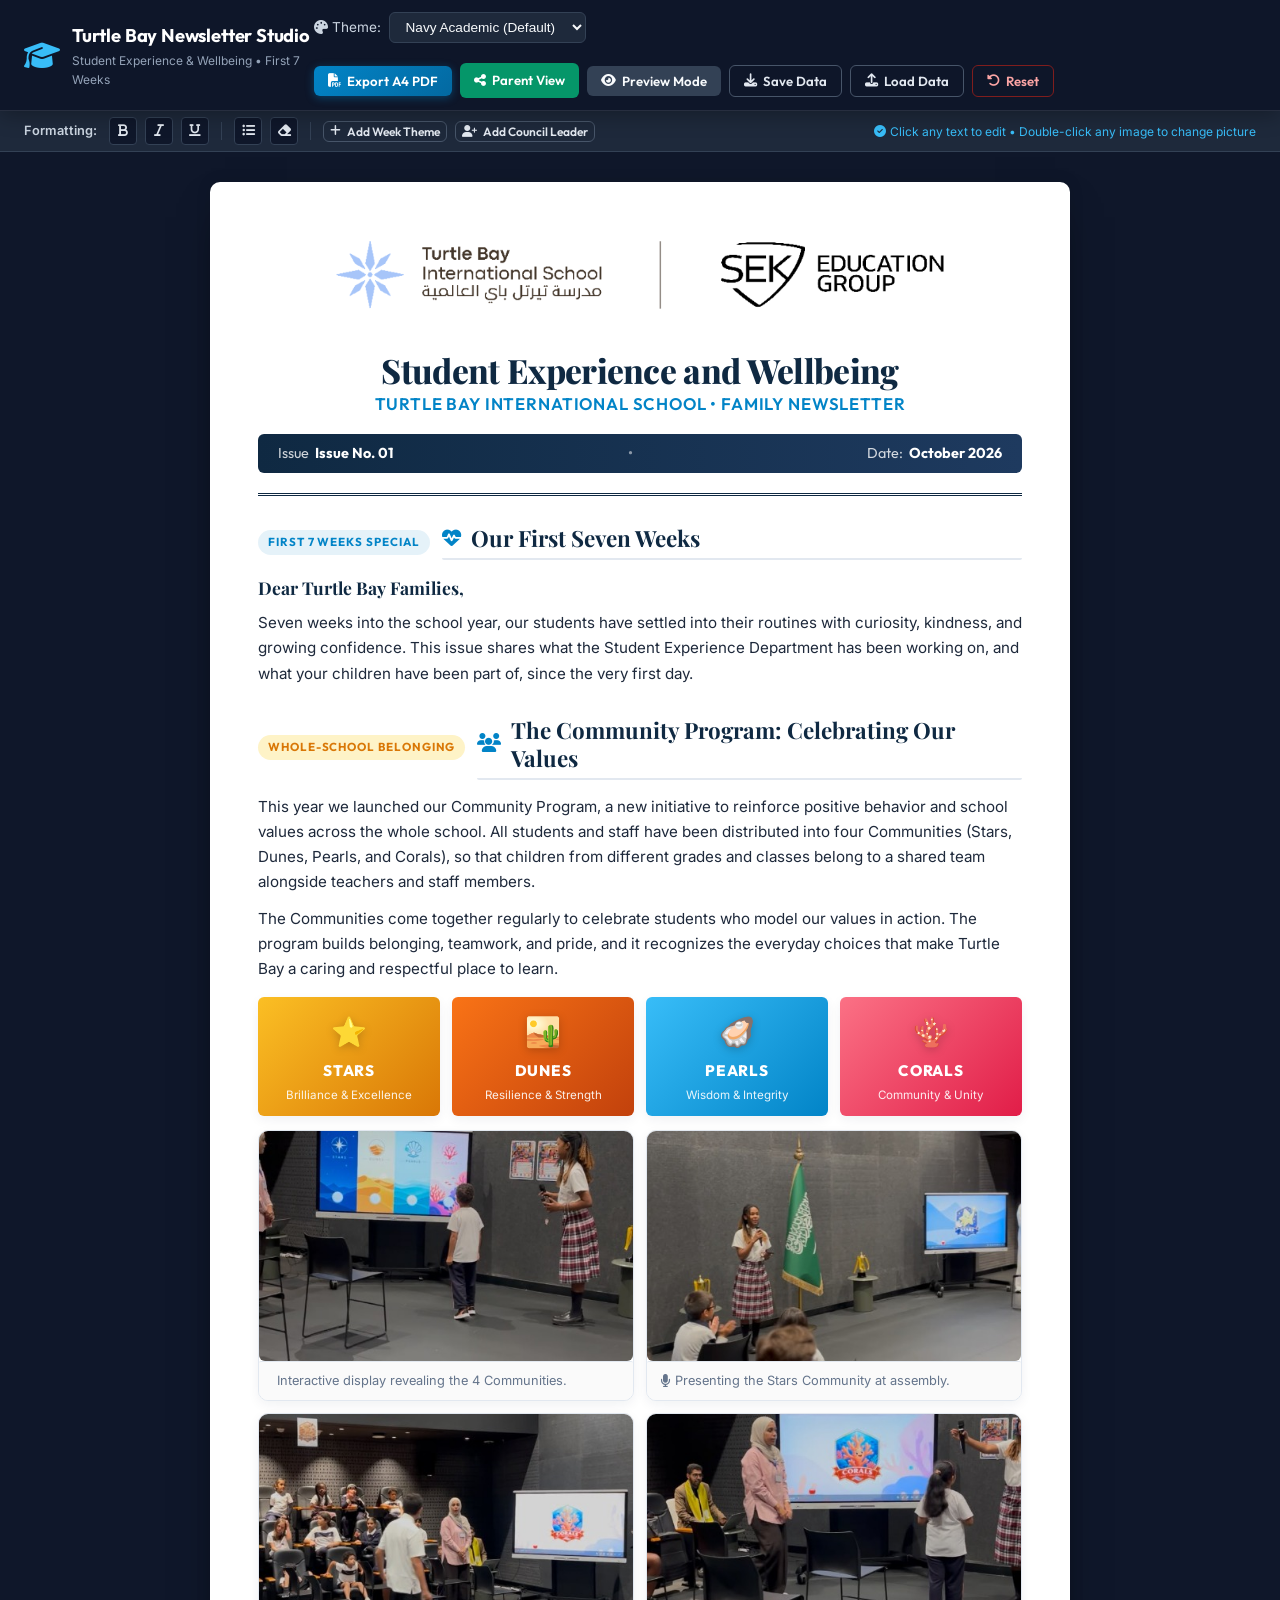
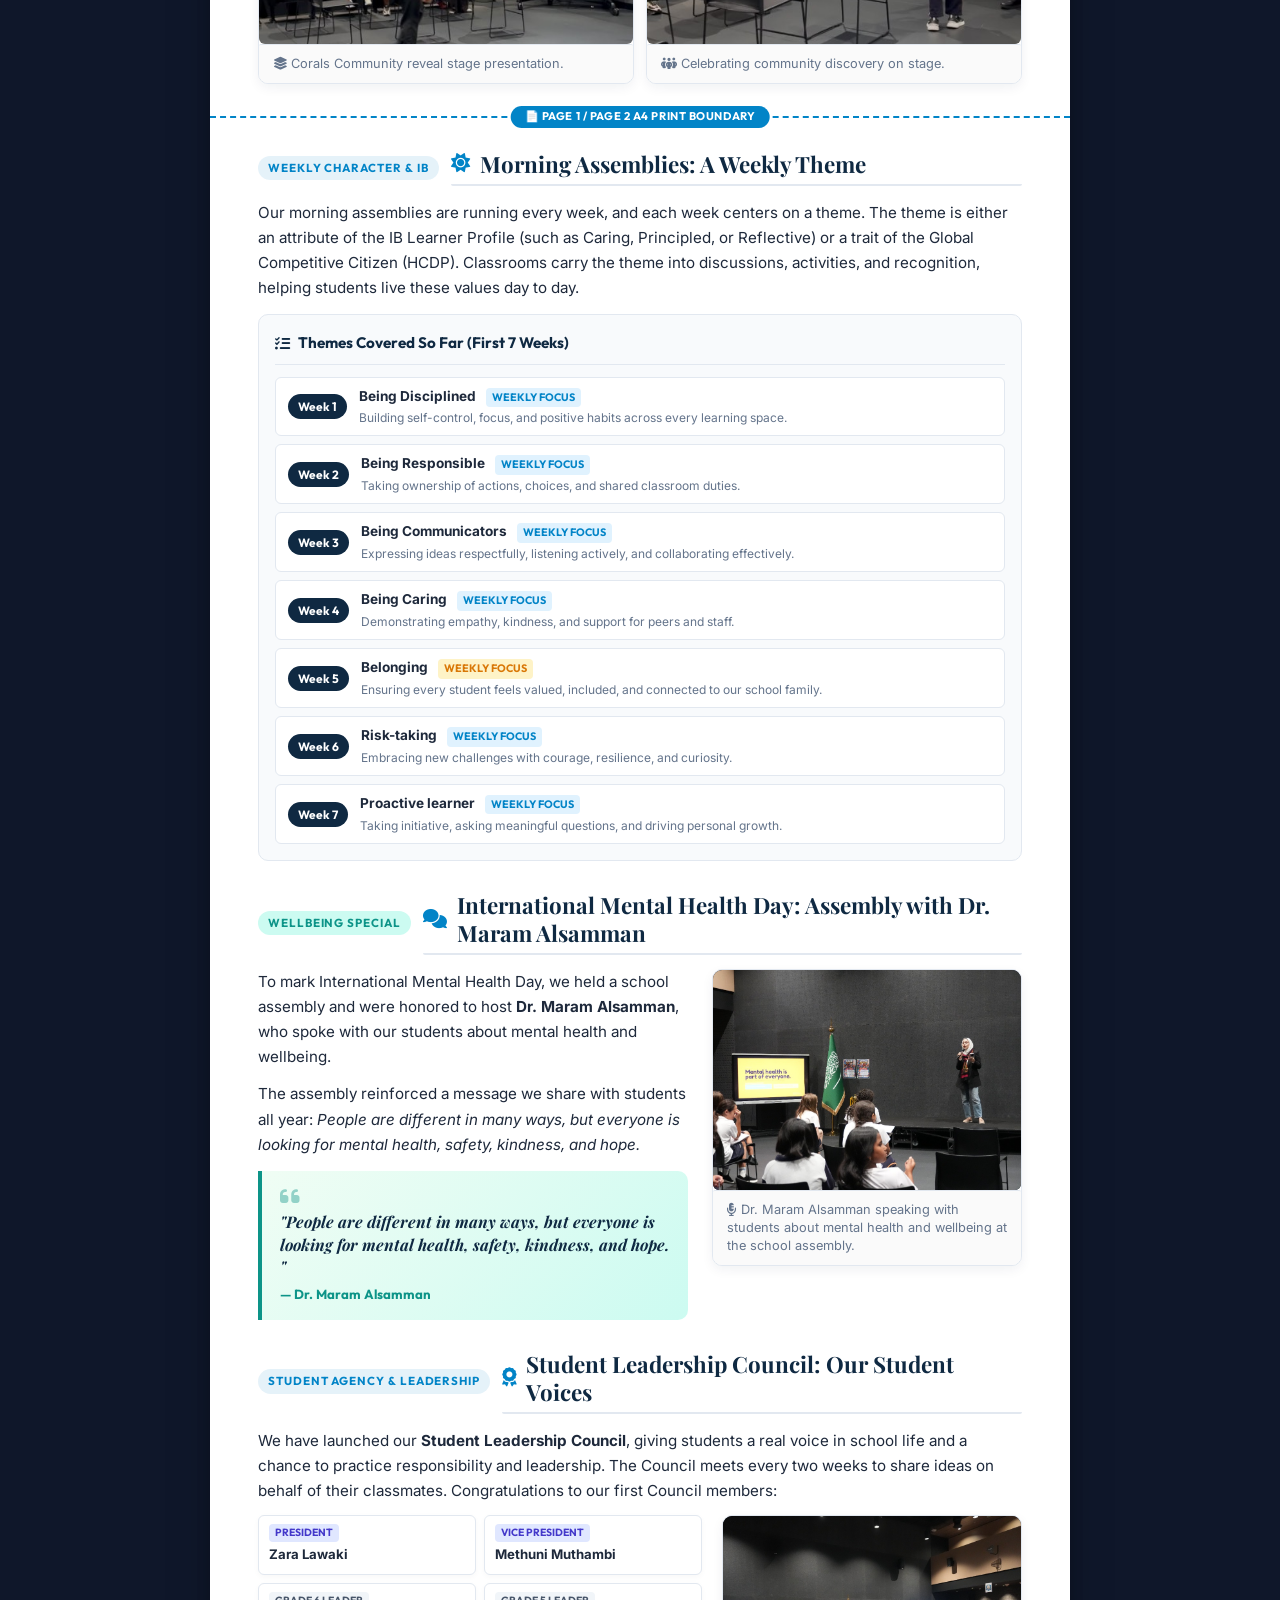
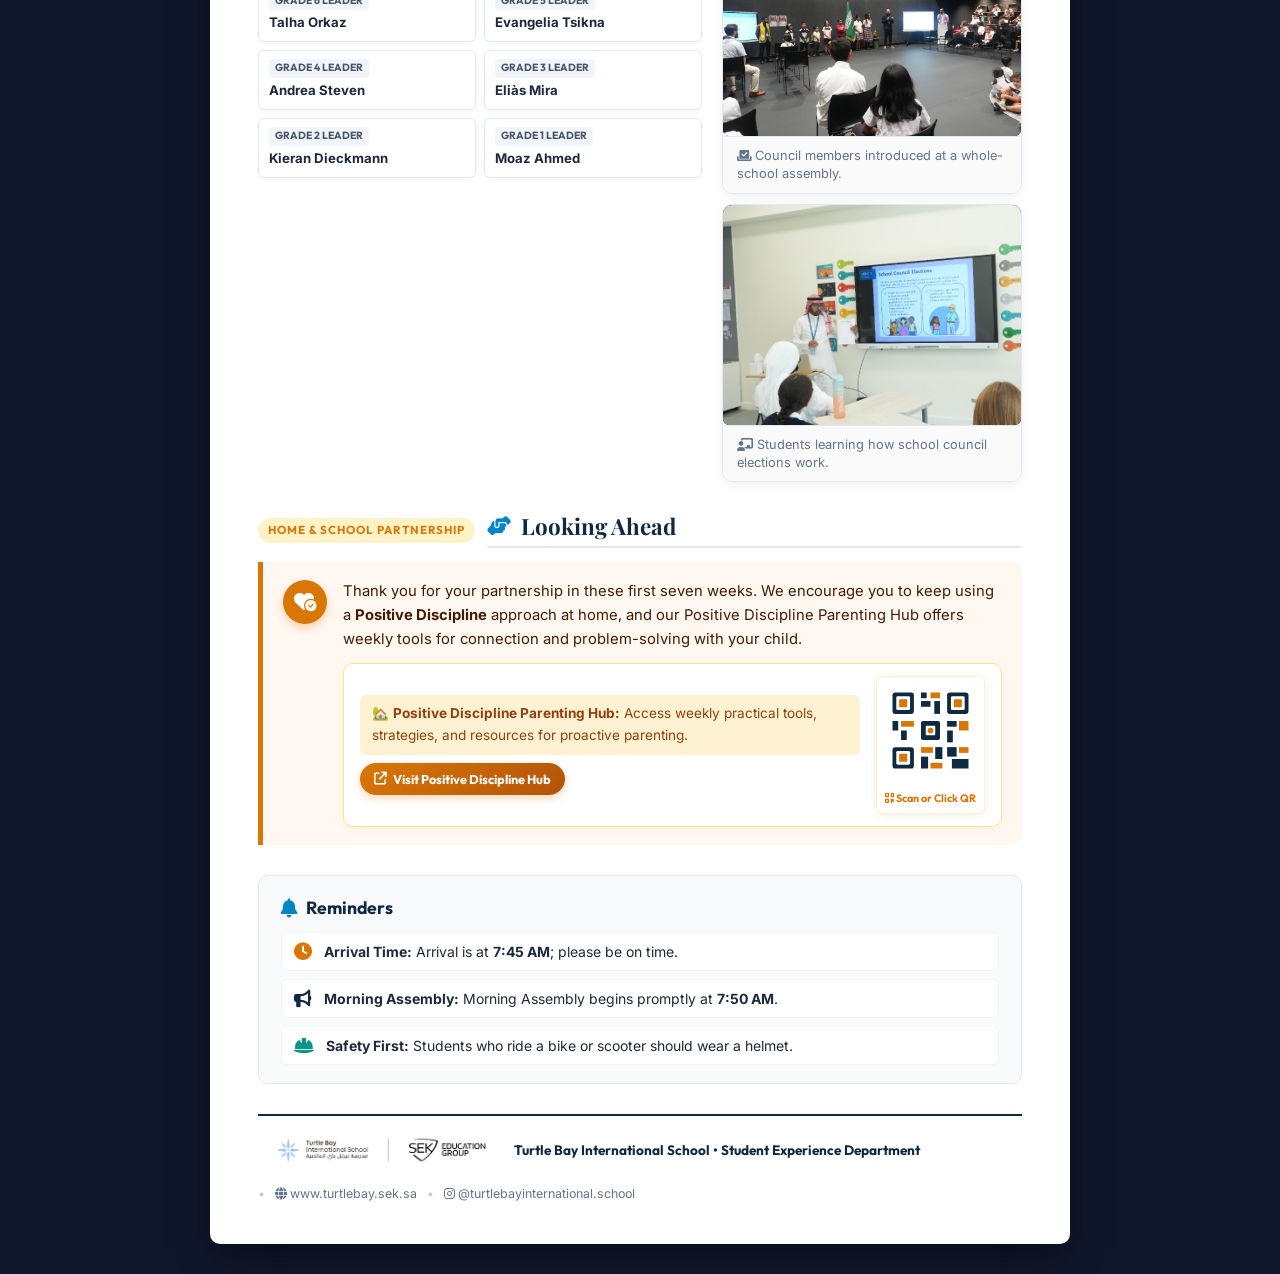
<file: index.html>
<!DOCTYPE html>
<html lang="en">
<head>
  <meta charset="UTF-8">
  <meta name="viewport" content="width=device-width, initial-scale=1.0">
  <title>Student Experience & Wellbeing Newsletter | Turtle Bay International School</title>
  <link rel="preconnect" href="https://fonts.googleapis.com">
  <link rel="preconnect" href="https://fonts.gstatic.com" crossorigin>
  <link href="https://fonts.googleapis.com/css2?family=Inter:wght@300;400;500;600;700&family=Outfit:wght@400;500;600;700;800&family=Playfair+Display:ital,wght@0,600;0,700;0,800;1,600&display=swap" rel="stylesheet">
  <link rel="stylesheet" href="style.css">
  <link rel="stylesheet" href="https://cdnjs.cloudflare.com/ajax/libs/font-awesome/6.4.0/css/all.min.css">
</head>
<body class="theme-navy">
  <!-- Top Control Bar (Screen Only) -->
  <header class="app-header no-print">
    <div class="header-brand">
      <i class="fa-solid fa-graduation-cap brand-icon"></i>
      <div class="brand-text">
        <span class="app-title">Turtle Bay Newsletter Studio</span>
        <span class="app-subtitle">Student Experience & Wellbeing • First 7 Weeks</span>
      </div>
    </div>

    <div class="header-toolbar">
      <div class="toolbar-group">
        <label for="theme-select"><i class="fa-solid fa-palette"></i> Theme:</label>
        <select id="theme-select" class="form-select">
          <option value="theme-navy">Navy Academic (Default)</option>
          <option value="theme-teal">Ocean Teal & Emerald</option>
          <option value="theme-amber">Warm Amber & Sand</option>
          <option value="theme-coral">Tropical Coral & Gold</option>
          <option value="theme-print">Classic B&W Print</option>
        </select>
      </div>

      <div class="toolbar-actions">
        <button id="btn-print" class="btn btn-primary" title="Export to Perfect A4 PDF"><i class="fa-solid fa-file-pdf"></i> Export A4 PDF</button>
        <a href="parent_view.html" target="_blank" class="btn btn-success" style="text-decoration: none; background: #059669; color: #ffffff;" title="Open Clean Public Parent Version"><i class="fa-solid fa-share-nodes"></i> Parent View</a>
        <button id="btn-toggle-edit" class="btn btn-secondary" title="Toggle Preview / Edit Mode"><i class="fa-solid fa-eye"></i> Preview Mode</button>
        <button id="btn-save" class="btn btn-outline" title="Save configuration as JSON"><i class="fa-solid fa-download"></i> Save Data</button>
        <button id="btn-load-trigger" class="btn btn-outline" title="Load JSON configuration"><i class="fa-solid fa-upload"></i> Load Data</button>
        <input type="file" id="file-input" accept=".json" style="display: none;">
        <button id="btn-reset" class="btn btn-danger-outline" title="Reset text to default template"><i class="fa-solid fa-rotate-left"></i> Reset</button>
      </div>
    </div>
  </header>

  <!-- Formatting Quick Toolbar (Screen Only) -->
  <div class="format-bar no-print" id="format-bar">
    <span class="format-label">Formatting:</span>
    <button class="fmt-btn" data-cmd="bold" title="Bold"><i class="fa-solid fa-bold"></i></button>
    <button class="fmt-btn" data-cmd="italic" title="Italic"><i class="fa-solid fa-italic"></i></button>
    <button class="fmt-btn" data-cmd="underline" title="Underline"><i class="fa-solid fa-underline"></i></button>
    <div class="fmt-divider"></div>
    <button class="fmt-btn" data-cmd="insertUnorderedList" title="Bullet List"><i class="fa-solid fa-list-ul"></i></button>
    <button class="fmt-btn" data-cmd="removeFormat" title="Clear Formatting"><i class="fa-solid fa-eraser"></i></button>
    <div class="fmt-divider"></div>
    <button class="btn btn-xs btn-outline" id="btn-add-week" style="font-size:0.75rem;"><i class="fa-solid fa-plus"></i> Add Week Theme</button>
    <button class="btn btn-xs btn-outline" id="btn-add-leader" style="font-size:0.75rem;"><i class="fa-solid fa-user-plus"></i> Add Council Leader</button>
    <div class="fmt-hint"><i class="fa-solid fa-circle-check"></i> Click any text to edit • Double-click any image to change picture</div>
  </div>

  <!-- Main Workspace / Newsletter Paper Document -->
  <main class="workspace-container">
    <article class="newsletter-paper" id="newsletter-paper">
      
      <!-- ================= PAGE 1 CONTENT ================= -->
      <div class="nl-page-block nl-page-1">
        <!-- Newsletter Header -->
        <header class="nl-header">
          <div class="nl-logo-banner-wrapper">
            <div class="photo-wrapper logo-photo-wrapper">
              <img src="assets/logo.png" alt="Turtle Bay International School SEK Logo" class="nl-header-logo-img" id="school-logo">
              <div class="photo-overlay no-print">
                <button class="btn btn-sm btn-light" id="btn-change-logo"><i class="fa-solid fa-camera"></i> Change School Logo</button>
                <input type="file" id="logo-upload-input" accept="image/*" style="display: none;">
              </div>
            </div>
          </div>

          <div class="nl-header-titles-row">
            <div class="nl-pub-title-group">
              <h1 class="nl-pub-title" contenteditable="true">Student Experience and Wellbeing</h1>
              <div class="nl-pub-subtitle" contenteditable="true">Turtle Bay International School • Family Newsletter</div>
            </div>
          </div>

          <div class="nl-meta-bar">
            <div class="nl-meta-item">
              <span class="meta-label">Issue</span>
              <span class="meta-value" contenteditable="true" id="meta-issue">Issue No. 01</span>
            </div>
            <div class="meta-dot">•</div>
            <div class="nl-meta-item">
              <span class="meta-label">Date:</span>
              <span class="meta-value" contenteditable="true" id="meta-date">October 2026</span>
            </div>
          </div>
        </header>

        <!-- Welcome Section: Our First Seven Weeks -->
        <section class="nl-section nl-welcome-section">
          <div class="nl-section-header">
            <span class="pillar-badge">First 7 Weeks Special</span>
            <h2 class="nl-section-title" contenteditable="true"><i class="fa-solid fa-heart-pulse title-icon"></i> Our First Seven Weeks</h2>
          </div>

          <div class="nl-salutation" contenteditable="true" style="font-family: var(--font-serif); font-weight: 700; font-size: 1.1rem; color: var(--color-primary); margin-bottom: 8px;">
            Dear Turtle Bay Families,
          </div>

          <div class="nl-content-block" contenteditable="true" id="welcome-text">
            <p>Seven weeks into the school year, our students have settled into their routines with curiosity, kindness, and growing confidence. This issue shares what the Student Experience Department has been working on, and what your children have been part of, since the very first day.</p>
          </div>
        </section>

        <!-- The Community Program Section -->
        <section class="nl-section nl-community-section">
          <div class="nl-section-header">
            <span class="pillar-badge badge-amber">Whole-School Belonging</span>
            <h2 class="nl-section-title" contenteditable="true"><i class="fa-solid fa-users title-icon"></i> The Community Program: Celebrating Our Values</h2>
          </div>
          
          <div class="nl-content-block" contenteditable="true" id="community-intro">
            <p>This year we launched our Community Program, a new initiative to reinforce positive behavior and school values across the whole school. All students and staff have been distributed into four Communities (Stars, Dunes, Pearls, and Corals), so that children from different grades and classes belong to a shared team alongside teachers and staff members.</p>
            <p>The Communities come together regularly to celebrate students who model our values in action. The program builds belonging, teamwork, and pride, and it recognizes the everyday choices that make Turtle Bay a caring and respectful place to learn.</p>
          </div>

          <!-- Interactive 4 Communities Badges Showcase -->
          <div class="communities-showcase-grid">
            <div class="community-badge-card community-stars">
              <div class="comm-icon">⭐</div>
              <div class="comm-details">
                <h4 contenteditable="true">Stars</h4>
                <p contenteditable="true">Brilliance &amp; Excellence</p>
              </div>
            </div>

            <div class="community-badge-card community-dunes">
              <div class="comm-icon">🏜️</div>
              <div class="comm-details">
                <h4 contenteditable="true">Dunes</h4>
                <p contenteditable="true">Resilience &amp; Strength</p>
              </div>
            </div>

            <div class="community-badge-card community-pearls">
              <div class="comm-icon">🦪</div>
              <div class="comm-details">
                <h4 contenteditable="true">Pearls</h4>
                <p contenteditable="true">Wisdom &amp; Integrity</p>
              </div>
            </div>

            <div class="community-badge-card community-corals">
              <div class="comm-icon">🪸</div>
              <div class="comm-details">
                <h4 contenteditable="true">Corals</h4>
                <p contenteditable="true">Community &amp; Unity</p>
              </div>
            </div>
          </div>

          <!-- Community 4-Photo Gallery Grid -->
          <div class="community-gallery-grid">
            <div class="photo-card">
              <div class="photo-wrapper">
                <img src="assets/community_1.jpg" style="--focus: 50% 50%" alt="Interactive 4 Communities Display" id="community-photo-1" class="photo-img">
                <div class="photo-overlay no-print">
                  <button class="btn btn-xs btn-light" id="btn-change-community-1" type="button"><i class="fa-solid fa-camera"></i> Change</button>
                  <input type="file" id="community-upload-1" accept="image/*" style="display: none;">
                </div>
              </div>
              <div class="photo-caption" contenteditable="true" id="community-caption-1">
                <i class="fa-solid fa-sparkles"></i> Interactive display revealing the 4 Communities.
              </div>
            </div>

            <div class="photo-card">
              <div class="photo-wrapper">
                <img src="assets/community_2.jpg" style="--focus: 50% 50%" alt="Stars Community Presentation" id="community-photo-2" class="photo-img">
                <div class="photo-overlay no-print">
                  <button class="btn btn-xs btn-light" id="btn-change-community-2" type="button"><i class="fa-solid fa-camera"></i> Change</button>
                  <input type="file" id="community-upload-2" accept="image/*" style="display: none;">
                </div>
              </div>
              <div class="photo-caption" contenteditable="true" id="community-caption-2">
                <i class="fa-solid fa-microphone"></i> Presenting the Stars Community at assembly.
              </div>
            </div>

            <div class="photo-card">
              <div class="photo-wrapper">
                <img src="assets/community_3.jpg" style="--focus: 50% 50%" alt="Corals Community Reveal" id="community-photo-3" class="photo-img">
                <div class="photo-overlay no-print">
                  <button class="btn btn-xs btn-light" id="btn-change-community-3" type="button"><i class="fa-solid fa-camera"></i> Change</button>
                  <input type="file" id="community-upload-3" accept="image/*" style="display: none;">
                </div>
              </div>
              <div class="photo-caption" contenteditable="true" id="community-caption-3">
                <i class="fa-solid fa-layer-group"></i> Corals Community reveal stage presentation.
              </div>
            </div>

            <div class="photo-card">
              <div class="photo-wrapper">
                <img src="assets/community_4.jpg" style="--focus: 50% 50%" alt="Students celebrating Community reveal" id="community-photo-4" class="photo-img">
                <div class="photo-overlay no-print">
                  <button class="btn btn-xs btn-light" id="btn-change-community-4" type="button"><i class="fa-solid fa-camera"></i> Change</button>
                  <input type="file" id="community-upload-4" accept="image/*" style="display: none;">
                </div>
              </div>
              <div class="photo-caption" contenteditable="true" id="community-caption-4">
                <i class="fa-solid fa-people-group"></i> Celebrating community discovery on stage.
              </div>
            </div>
          </div>
        </section>
      </div>

      <!-- Screen Visual Page Break Boundary (Hidden in Print) -->
      <div class="page-break-indicator no-print"></div>

      <!-- ================= PAGE 2 CONTENT ================= -->
      <div class="nl-page-block nl-page-2">
        <!-- Morning Assemblies: A Weekly Theme Section -->
        <section class="nl-section nl-assemblies-section">
          <div class="nl-section-header">
            <span class="pillar-badge">Weekly Character &amp; IB</span>
            <h2 class="nl-section-title" contenteditable="true"><i class="fa-solid fa-sun title-icon"></i> Morning Assemblies: A Weekly Theme</h2>
          </div>

          <div class="nl-content-block" contenteditable="true" id="assemblies-intro">
            <p>Our morning assemblies are running every week, and each week centers on a theme. The theme is either an attribute of the IB Learner Profile (such as Caring, Principled, or Reflective) or a trait of the Global Competitive Citizen (HCDP). Classrooms carry the theme into discussions, activities, and recognition, helping students live these values day to day.</p>
          </div>

          <!-- Weekly Themes Tracker / Table -->
          <div class="weekly-themes-container">
            <div class="weekly-themes-header">
              <i class="fa-solid fa-list-check"></i> Themes Covered So Far (First 7 Weeks)
            </div>
            <div class="weekly-themes-grid" id="weekly-themes-grid">
              
              <div class="week-item">
                <div class="week-tag">Week 1</div>
                <div class="week-content" contenteditable="true">
                  <strong>Being Disciplined</strong> <span class="badge-mini">Weekly Focus</span>
                  <div class="week-sub">Building self-control, focus, and positive habits across every learning space.</div>
                </div>
              </div>

              <div class="week-item">
                <div class="week-tag">Week 2</div>
                <div class="week-content" contenteditable="true">
                  <strong>Being Responsible</strong> <span class="badge-mini">Weekly Focus</span>
                  <div class="week-sub">Taking ownership of actions, choices, and shared classroom duties.</div>
                </div>
              </div>

              <div class="week-item">
                <div class="week-tag">Week 3</div>
                <div class="week-content" contenteditable="true">
                  <strong>Being Communicators</strong> <span class="badge-mini">Weekly Focus</span>
                  <div class="week-sub">Expressing ideas respectfully, listening actively, and collaborating effectively.</div>
                </div>
              </div>

              <div class="week-item">
                <div class="week-tag">Week 4</div>
                <div class="week-content" contenteditable="true">
                  <strong>Being Caring</strong> <span class="badge-mini">Weekly Focus</span>
                  <div class="week-sub">Demonstrating empathy, kindness, and support for peers and staff.</div>
                </div>
              </div>

              <div class="week-item">
                <div class="week-tag">Week 5</div>
                <div class="week-content" contenteditable="true">
                  <strong>Belonging</strong> <span class="badge-mini badge-hcdp">Weekly Focus</span>
                  <div class="week-sub">Ensuring every student feels valued, included, and connected to our school family.</div>
                </div>
              </div>

              <div class="week-item">
                <div class="week-tag">Week 6</div>
                <div class="week-content" contenteditable="true">
                  <strong>Risk-taking</strong> <span class="badge-mini">Weekly Focus</span>
                  <div class="week-sub">Embracing new challenges with courage, resilience, and curiosity.</div>
                </div>
              </div>

              <div class="week-item">
                <div class="week-tag">Week 7</div>
                <div class="week-content" contenteditable="true">
                  <strong>Proactive learner</strong> <span class="badge-mini">Weekly Focus</span>
                  <div class="week-sub">Taking initiative, asking meaningful questions, and driving personal growth.</div>
                </div>
              </div>

            </div>
          </div>
        </section>

        <!-- Mental Health Day Section -->
        <section class="nl-section nl-mh-section">
          <div class="nl-section-header">
            <span class="pillar-badge badge-teal">Wellbeing Special</span>
            <h2 class="nl-section-title" contenteditable="true"><i class="fa-solid fa-comments title-icon"></i> International Mental Health Day: Assembly with Dr. Maram Alsamman</h2>
          </div>

          <div class="nl-grid-2col">
            <div class="nl-col-text" contenteditable="true" id="mh-text">
              <p>To mark International Mental Health Day, we held a school assembly and were honored to host <strong>Dr. Maram Alsamman</strong>, who spoke with our students about mental health and wellbeing.</p>
              <p>The assembly reinforced a message we share with students all year: <em>People are different in many ways, but everyone is looking for mental health, safety, kindness, and hope.
</em></p>
              
              <blockquote class="speaker-quote-box">
                <i class="fa-solid fa-quote-left quote-icon"></i>
                <div class="quote-text" contenteditable="true">"People are different in many ways, but everyone is looking for mental health, safety, kindness, and hope.
"</div>
                <div class="quote-author" contenteditable="true">— Dr. Maram Alsamman</div>
              </blockquote>
            </div>

            <div class="nl-col-visual">
              <div class="photo-card">
                <div class="photo-wrapper" id="mh-photo-wrapper">
                  <img src="assets/maram_alsamman.jpg" style="--focus: 60% 40%" alt="Assembly with Dr. Maram Alsamman" id="mh-photo" class="photo-img">
                  <div class="photo-overlay no-print">
                    <button class="btn btn-sm btn-light" id="btn-change-mh-photo" type="button"><i class="fa-solid fa-camera"></i> Change Picture</button>
                    <input type="file" id="mh-upload-input" accept="image/*" style="display: none;">
                  </div>
                </div>
                <div class="photo-caption" contenteditable="true" id="mh-caption">
                  <i class="fa-solid fa-microphone-lines"></i> Dr. Maram Alsamman speaking with students about mental health and wellbeing at the school assembly.
                </div>
              </div>
            </div>
          </div>
        </section>

        <!-- Student Leadership Council Section -->
        <section class="nl-section nl-slc-section">
          <div class="nl-section-header">
            <span class="pillar-badge">Student Agency &amp; Leadership</span>
            <h2 class="nl-section-title" contenteditable="true"><i class="fa-solid fa-award title-icon"></i> Student Leadership Council: Our Student Voices</h2>
          </div>

          <div class="nl-content-block" contenteditable="true" id="slc-intro">
            <p>We have launched our <strong>Student Leadership Council</strong>, giving students a real voice in school life and a chance to practice responsibility and leadership. The Council meets every two weeks to share ideas on behalf of their classmates. Congratulations to our first Council members:</p>
          </div>

          <div class="slc-container-grid">
            <div class="slc-roster-column">
              <ul class="slc-list" id="slc-list">
                <li contenteditable="true"><span class="slc-badge slc-exec">President</span> <strong>Zara Lawaki</strong></li>
                <li contenteditable="true"><span class="slc-badge slc-exec">Vice President</span> <strong>Methuni Muthambi</strong></li>
                <li contenteditable="true"><span class="slc-badge slc-grade">Grade 6 Leader</span> <strong>Talha Orkaz</strong></li>
                <li contenteditable="true"><span class="slc-badge slc-grade">Grade 5 Leader</span> <strong>Evangelia Tsikna</strong></li>
                <li contenteditable="true"><span class="slc-badge slc-grade">Grade 4 Leader</span> <strong>Andrea Steven</strong></li>
                <li contenteditable="true"><span class="slc-badge slc-grade">Grade 3 Leader</span> <strong>Eliàs Mira</strong></li>
                <li contenteditable="true"><span class="slc-badge slc-grade">Grade 2 Leader</span> <strong>Kieran Dieckmann</strong></li>
                <li contenteditable="true"><span class="slc-badge slc-grade">Grade 1 Leader</span> <strong>Moaz Ahmed</strong></li>
              </ul>
            </div>

            <div class="slc-visual-column">
              <div class="slc-photos-grid" style="display: flex; flex-direction: column; gap: 10px;">
                <div class="photo-card">
                  <div class="photo-wrapper">
                    <img src="assets/slc_assembly_intro.jpg" style="--focus: 40% 45%" alt="Student Leadership Council Assembly" id="slc-photo-1" class="photo-img">
                    <div class="photo-overlay no-print">
                      <button class="btn btn-xs btn-light" id="btn-change-slc-1" type="button"><i class="fa-solid fa-camera"></i> Change</button>
                      <input type="file" id="slc-upload-1" accept="image/*" style="display: none;">
                    </div>
                  </div>
                  <div class="photo-caption" contenteditable="true" id="slc-caption-1">
                    <i class="fa-solid fa-check-to-slot"></i> Council members introduced at a whole-school assembly.
                  </div>
                </div>

                <div class="photo-card">
                  <div class="photo-wrapper">
                    <img src="assets/slc_elections_classroom.jpg" style="--focus: 50% 45%" alt="School Council Elections Classroom" id="slc-photo-2" class="photo-img">
                    <div class="photo-overlay no-print">
                      <button class="btn btn-xs btn-light" id="btn-change-slc-2" type="button"><i class="fa-solid fa-camera"></i> Change</button>
                      <input type="file" id="slc-upload-2" accept="image/*" style="display: none;">
                    </div>
                  </div>
                  <div class="photo-caption" contenteditable="true" id="slc-caption-2">
                    <i class="fa-solid fa-chalkboard-user"></i> Students learning how school council elections work.
                  </div>
                </div>
              </div>
            </div>
          </div>
        </section>

        <!-- Looking Ahead & Positive Discipline Section -->
        <section class="nl-section nl-looking-ahead-section">
          <div class="nl-section-header">
            <span class="pillar-badge badge-amber">Home &amp; School Partnership</span>
            <h2 class="nl-section-title" contenteditable="true"><i class="fa-solid fa-handshake-angle title-icon"></i> Looking Ahead</h2>
          </div>

          <div class="discipline-callout-box">
            <div class="callout-icon-col">
              <div class="callout-badge-icon"><i class="fa-solid fa-heart-circle-check"></i></div>
            </div>
            <div class="callout-content-col">
              <div contenteditable="true" id="looking-ahead-text">
                <p>Thank you for your partnership in these first seven weeks. We encourage you to keep using a <strong>Positive Discipline</strong> approach at home, and our Positive Discipline Parenting Hub offers weekly tools for connection and problem-solving with your child.</p>
              </div>

              <!-- Parenting Hub & Clickable QR Code Container -->
              <div class="hub-qr-container">
                <div class="hub-text-info" contenteditable="true">
                  <p class="callout-footer-note">🏡 <strong>Positive Discipline Parenting Hub:</strong> Access weekly practical tools, strategies, and resources for proactive parenting.</p>
                  <div class="hub-link-wrapper">
                    <a href="https://mazenalsaedi.github.io/Positive-Dicipline/" target="_blank" class="hub-clickable-link"><i class="fa-solid fa-arrow-up-right-from-square"></i> Visit Positive Discipline Hub</a>
                  </div>
                </div>

                <div class="hub-qr-card">
                  <a href="https://mazenalsaedi.github.io/Positive-Dicipline/" target="_blank" title="Click to open Positive Discipline Hub" class="qr-link-wrapper">
                    <div class="photo-wrapper qr-photo-wrapper">
                      <img src="assets/qr_parenting_hub.svg" alt="Positive Discipline Hub QR Code" id="qr-code-img" class="qr-img">
                      <div class="photo-overlay no-print">
                        <button class="btn btn-xs btn-light" id="btn-change-qr"><i class="fa-solid fa-camera"></i> Change</button>
                        <input type="file" id="qr-upload-input" accept="image/*" style="display: none;">
                      </div>
                    </div>
                  </a>
                  <div class="qr-caption"><i class="fa-solid fa-qrcode"></i> Scan or Click QR</div>
                </div>
              </div>
            </div>
          </div>
        </section>

        <!-- Advice & Reminders Section -->
        <section class="nl-section nl-reminders-section">
          <div class="reminders-container">
            <h3 class="reminders-title" contenteditable="true"><i class="fa-solid fa-bell title-icon"></i> Reminders</h3>
            
            <ul class="reminders-list" contenteditable="true" id="reminders-list">
              <li><i class="fa-solid fa-clock reminder-icon text-amber"></i> <span><strong>Arrival Time:</strong> Arrival is at <strong>7:45 AM</strong>; please be on time.</span></li>
              <li><i class="fa-solid fa-bullhorn reminder-icon text-navy"></i> <span><strong>Morning Assembly:</strong> Morning Assembly begins promptly at <strong>7:50 AM</strong>.</span></li>
              <li><i class="fa-solid fa-helmet-safety reminder-icon text-teal"></i> <span><strong>Safety First:</strong> Students who ride a bike or scooter should wear a helmet.</span></li>
            </ul>
          </div>
        </section>

        <!-- Newsletter Footer -->
        <footer class="nl-footer">
          <div class="nl-footer-content">
            <div class="nl-footer-brand">
              <div class="photo-wrapper footer-logo-wrapper">
                <img src="assets/logo.png" alt="Turtle Bay Emblem" class="footer-logo" id="footer-logo">
                <div class="photo-overlay no-print">
                  <button class="btn btn-xs btn-light" id="btn-change-footer-logo"><i class="fa-solid fa-camera"></i> Change</button>
                  <input type="file" id="footer-logo-upload-input" accept="image/*" style="display: none;">
                </div>
              </div>
              <span class="footer-school-name" contenteditable="true">Turtle Bay International School • Student Experience Department</span>
            </div>
            <div class="nl-footer-contact" contenteditable="true">
              <span class="footer-sep">•</span>
              <span><i class="fa-solid fa-globe"></i> www.turtlebay.sek.sa</span>
              <span class="footer-sep">•</span>
              <span><i class="fa-brands fa-instagram"></i> @turtlebayinternational.school</span>
            </div>
          </div>
        </footer>
      </div>

    </article>
  </main>

  <script src="app.js"></script>
</body>
</html>
</file>
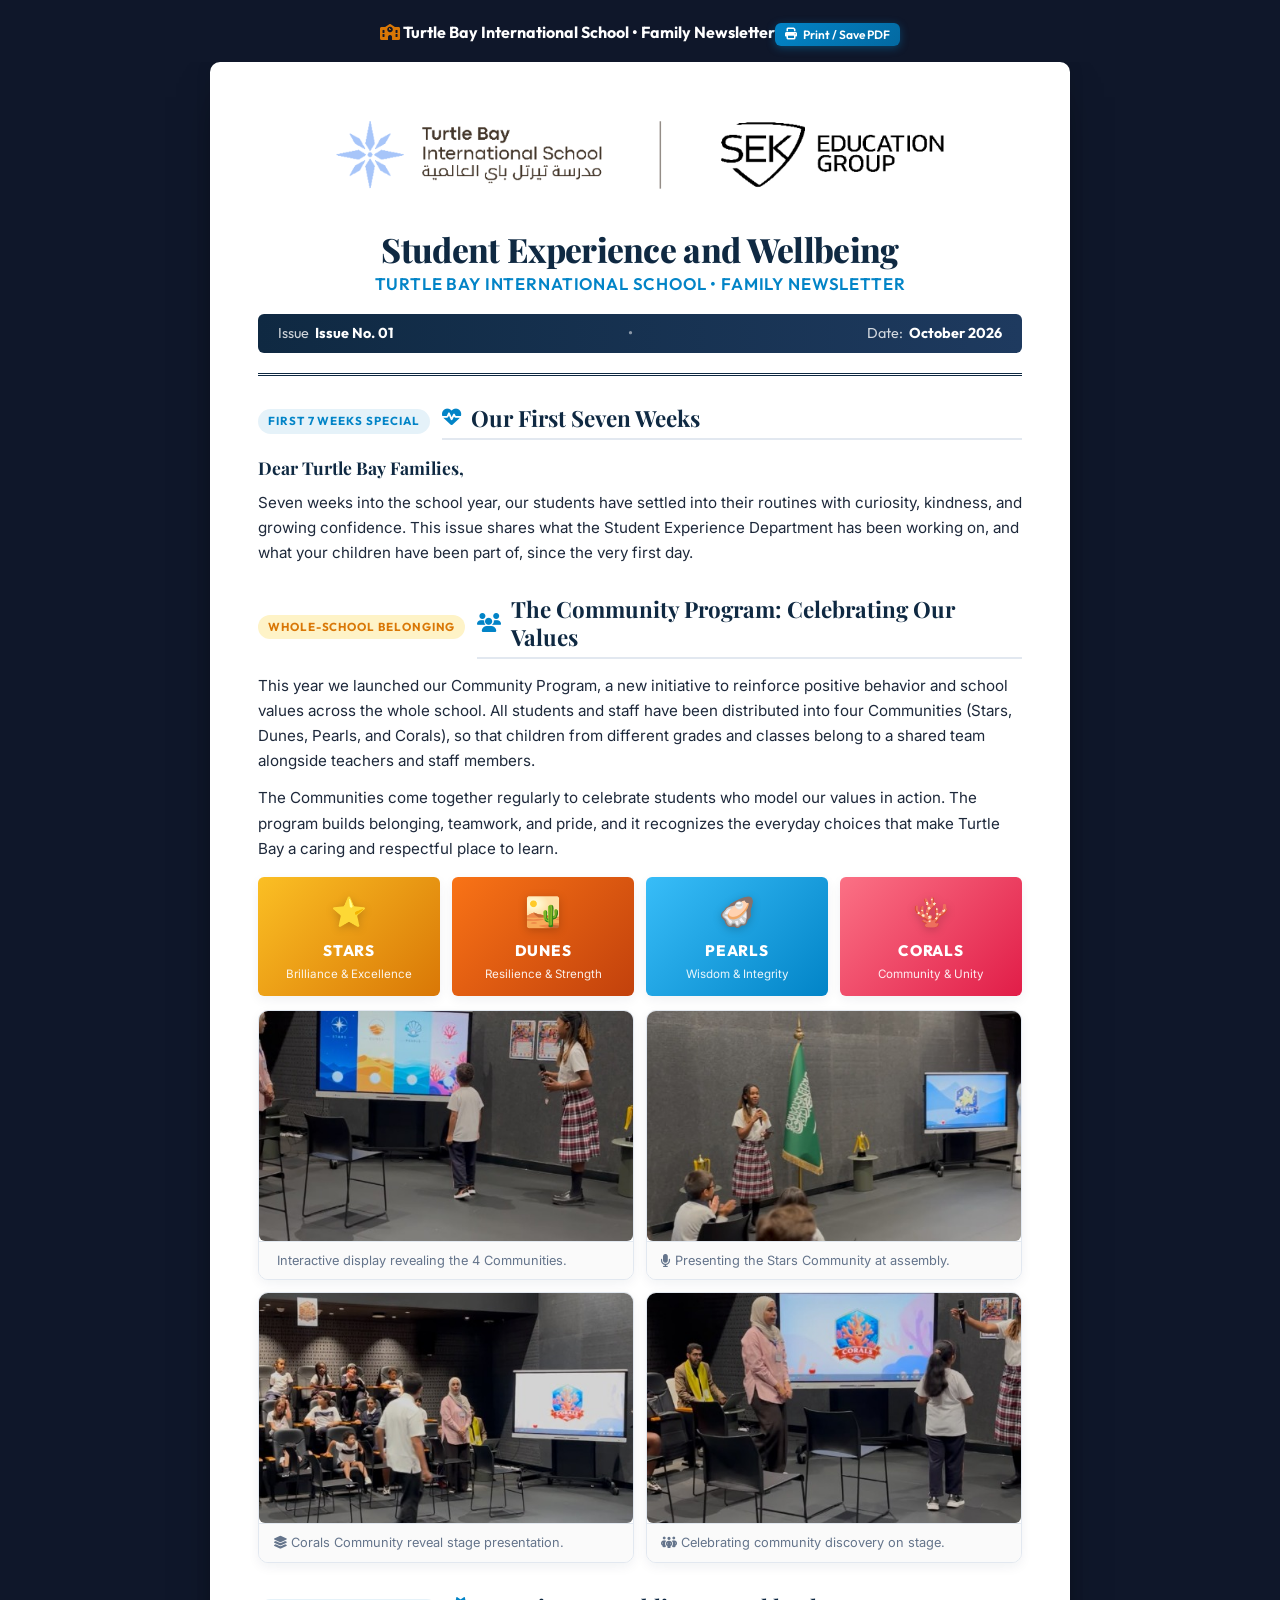
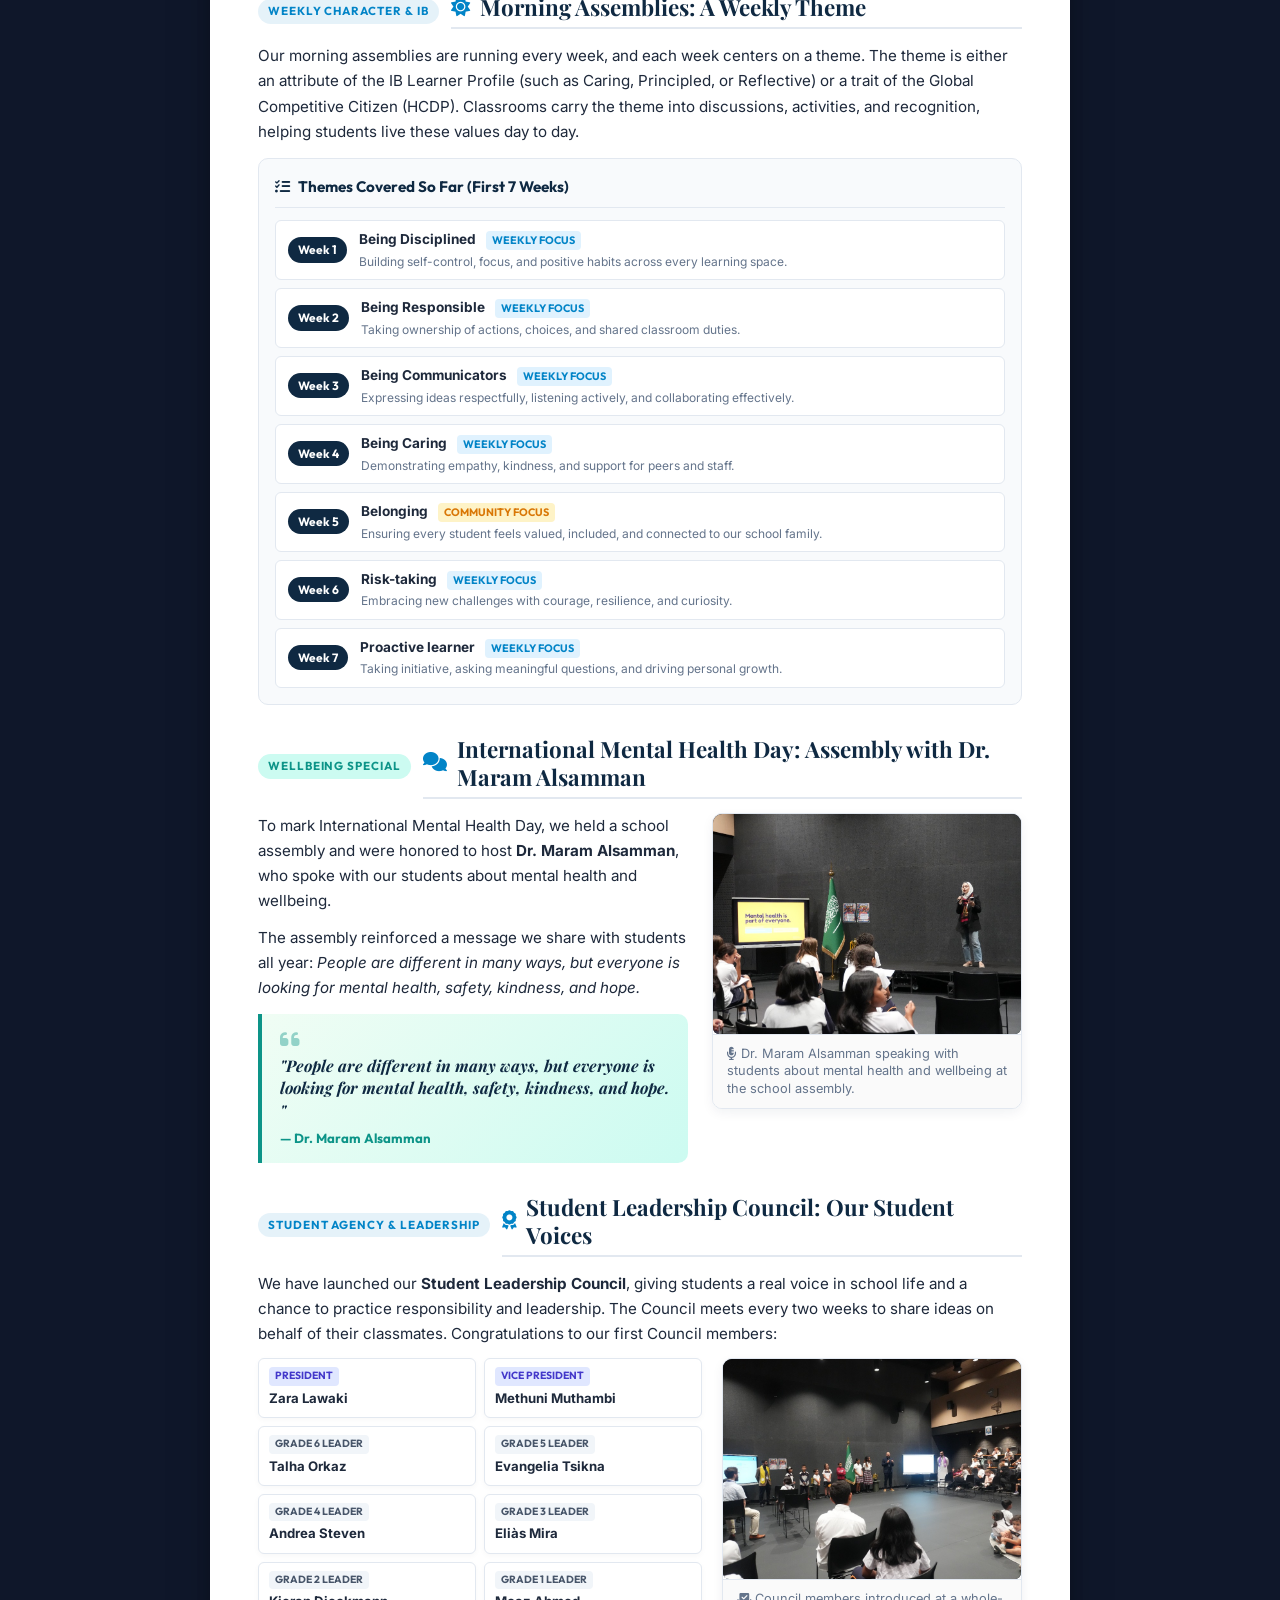
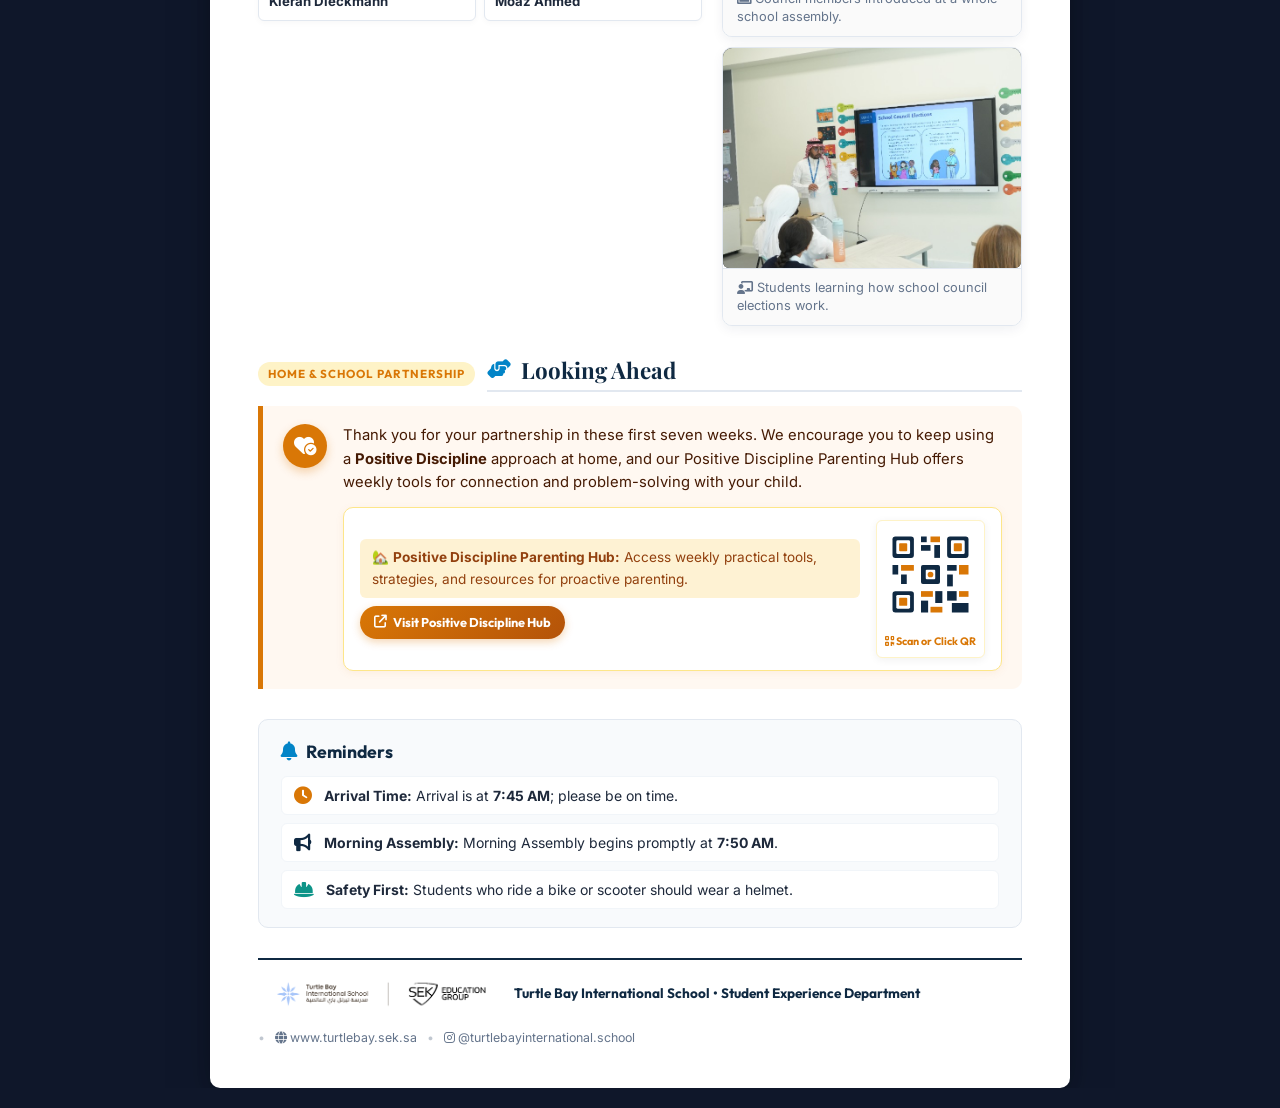
<file: parent_view.html>
<!DOCTYPE html>
<html lang="en">
<head>
  <meta charset="UTF-8">
  <meta name="viewport" content="width=device-width, initial-scale=1.0">
  <title>Student Experience & Wellbeing Newsletter | Turtle Bay International School</title>
  <link rel="preconnect" href="https://fonts.googleapis.com">
  <link rel="preconnect" href="https://fonts.gstatic.com" crossorigin>
  <link href="https://fonts.googleapis.com/css2?family=Inter:wght@300;400;500;600;700&family=Outfit:wght@400;500;600;700;800&family=Playfair+Display:ital,wght@0,600;0,700;0,800;1,600&display=swap" rel="stylesheet">
  <link rel="stylesheet" href="style.css">
  <link rel="stylesheet" href="https://cdnjs.cloudflare.com/ajax/libs/font-awesome/6.4.0/css/all.min.css">
  <style>
    body {
      background-color: #0f172a;
      padding: 20px 0;
    }
    .parent-top-bar {
      max-width: 860px;
      margin: 0 auto 16px auto;
      display: flex;
      justify-content: space-between;
      align-items: center;
      padding: 0 10px;
      color: #ffffff;
    }
  </style>
</head>
<body class="theme-navy preview-mode">

  <!-- Parent Clean View Header Controls -->
  <div class="parent-top-bar no-print">
    <div style="font-family: var(--font-heading); font-weight: 700; font-size: 1rem;">
      <i class="fa-solid fa-school text-amber"></i> Turtle Bay International School • Family Newsletter
    </div>
    <div>
      <button onclick="window.print()" class="btn btn-primary btn-sm"><i class="fa-solid fa-print"></i> Print / Save PDF</button>
    </div>
  </div>

  <!-- Main Newsletter Document -->
  <main class="workspace-container" style="padding: 0 15px;">
    <article class="newsletter-paper" id="newsletter-paper">
      
      <!-- ================= PAGE 1 CONTENT ================= -->
      <div class="nl-page-block nl-page-1">
        <!-- Newsletter Header -->
        <header class="nl-header">
          <div class="nl-logo-banner-wrapper">
            <div class="photo-wrapper logo-photo-wrapper">
              <img src="assets/logo.png" alt="Turtle Bay International School SEK Logo" class="nl-header-logo-img">
            </div>
          </div>

          <div class="nl-header-titles-row">
            <div class="nl-pub-title-group">
              <h1 class="nl-pub-title">Student Experience and Wellbeing</h1>
              <div class="nl-pub-subtitle">Turtle Bay International School • Family Newsletter</div>
            </div>
          </div>

          <div class="nl-meta-bar">
            <div class="nl-meta-item">
              <span class="meta-label">Issue</span>
              <span class="meta-value">Issue No. 01</span>
            </div>
            <div class="meta-dot">•</div>
            <div class="nl-meta-item">
              <span class="meta-label">Date:</span>
              <span class="meta-value">October 2026</span>
            </div>
          </div>
        </header>

        <!-- Welcome Section: Our First Seven Weeks -->
        <section class="nl-section nl-welcome-section">
          <div class="nl-section-header">
            <span class="pillar-badge">First 7 Weeks Special</span>
            <h2 class="nl-section-title"><i class="fa-solid fa-heart-pulse title-icon"></i> Our First Seven Weeks</h2>
          </div>

          <div class="nl-salutation" style="font-family: var(--font-serif); font-weight: 700; font-size: 1.1rem; color: var(--color-primary); margin-bottom: 8px;">
            Dear Turtle Bay Families,
          </div>

          <div class="nl-content-block">
            <p>Seven weeks into the school year, our students have settled into their routines with curiosity, kindness, and growing confidence. This issue shares what the Student Experience Department has been working on, and what your children have been part of, since the very first day.</p>
          </div>
        </section>

        <!-- The Community Program Section -->
        <section class="nl-section nl-community-section">
          <div class="nl-section-header">
            <span class="pillar-badge badge-amber">Whole-School Belonging</span>
            <h2 class="nl-section-title"><i class="fa-solid fa-users title-icon"></i> The Community Program: Celebrating Our Values</h2>
          </div>
          
          <div class="nl-content-block">
            <p>This year we launched our Community Program, a new initiative to reinforce positive behavior and school values across the whole school. All students and staff have been distributed into four Communities (Stars, Dunes, Pearls, and Corals), so that children from different grades and classes belong to a shared team alongside teachers and staff members.</p>
            <p>The Communities come together regularly to celebrate students who model our values in action. The program builds belonging, teamwork, and pride, and it recognizes the everyday choices that make Turtle Bay a caring and respectful place to learn.</p>
          </div>

          <!-- 4 Communities Showcase -->
          <div class="communities-showcase-grid">
            <div class="community-badge-card community-stars">
              <div class="comm-icon">⭐</div>
              <div class="comm-details">
                <h4>Stars</h4>
                <p>Brilliance &amp; Excellence</p>
              </div>
            </div>

            <div class="community-badge-card community-dunes">
              <div class="comm-icon">🏜️</div>
              <div class="comm-details">
                <h4>Dunes</h4>
                <p>Resilience &amp; Strength</p>
              </div>
            </div>

            <div class="community-badge-card community-pearls">
              <div class="comm-icon">🦪</div>
              <div class="comm-details">
                <h4>Pearls</h4>
                <p>Wisdom &amp; Integrity</p>
              </div>
            </div>

            <div class="community-badge-card community-corals">
              <div class="comm-icon">🪸</div>
              <div class="comm-details">
                <h4>Corals</h4>
                <p>Community &amp; Unity</p>
              </div>
            </div>
          </div>

          <!-- Community 4-Photo Gallery Grid -->
          <div class="community-gallery-grid">
            <div class="photo-card">
              <div class="photo-wrapper">
                <img src="assets/community_1.jpg" style="--focus: 50% 50%" alt="Interactive 4 Communities Display" class="photo-img">
              </div>
              <div class="photo-caption">
                <i class="fa-solid fa-sparkles"></i> Interactive display revealing the 4 Communities.
              </div>
            </div>

            <div class="photo-card">
              <div class="photo-wrapper">
                <img src="assets/community_2.jpg" style="--focus: 50% 50%" alt="Stars Community Presentation" class="photo-img">
              </div>
              <div class="photo-caption">
                <i class="fa-solid fa-microphone"></i> Presenting the Stars Community at assembly.
              </div>
            </div>

            <div class="photo-card">
              <div class="photo-wrapper">
                <img src="assets/community_3.jpg" style="--focus: 50% 50%" alt="Corals Community Reveal" class="photo-img">
              </div>
              <div class="photo-caption">
                <i class="fa-solid fa-layer-group"></i> Corals Community reveal stage presentation.
              </div>
            </div>

            <div class="photo-card">
              <div class="photo-wrapper">
                <img src="assets/community_4.jpg" style="--focus: 50% 50%" alt="Students celebrating Community reveal" class="photo-img">
              </div>
              <div class="photo-caption">
                <i class="fa-solid fa-people-group"></i> Celebrating community discovery on stage.
              </div>
            </div>
          </div>
        </section>
      </div>

      <!-- ================= PAGE 2 CONTENT ================= -->
      <div class="nl-page-block nl-page-2">
        <!-- Morning Assemblies: A Weekly Theme Section -->
        <section class="nl-section nl-assemblies-section">
          <div class="nl-section-header">
            <span class="pillar-badge">Weekly Character &amp; IB</span>
            <h2 class="nl-section-title"><i class="fa-solid fa-sun title-icon"></i> Morning Assemblies: A Weekly Theme</h2>
          </div>

          <div class="nl-content-block">
            <p>Our morning assemblies are running every week, and each week centers on a theme. The theme is either an attribute of the IB Learner Profile (such as Caring, Principled, or Reflective) or a trait of the Global Competitive Citizen (HCDP). Classrooms carry the theme into discussions, activities, and recognition, helping students live these values day to day.</p>
          </div>

          <!-- Weekly Themes Tracker -->
          <div class="weekly-themes-container">
            <div class="weekly-themes-header">
              <i class="fa-solid fa-list-check"></i> Themes Covered So Far (First 7 Weeks)
            </div>
            <div class="weekly-themes-grid">
              
              <div class="week-item">
                <div class="week-tag">Week 1</div>
                <div class="week-content">
                  <strong>Being Disciplined</strong> <span class="badge-mini">Weekly Focus</span>
                  <div class="week-sub">Building self-control, focus, and positive habits across every learning space.</div>
                </div>
              </div>

              <div class="week-item">
                <div class="week-tag">Week 2</div>
                <div class="week-content">
                  <strong>Being Responsible</strong> <span class="badge-mini">Weekly Focus</span>
                  <div class="week-sub">Taking ownership of actions, choices, and shared classroom duties.</div>
                </div>
              </div>

              <div class="week-item">
                <div class="week-tag">Week 3</div>
                <div class="week-content">
                  <strong>Being Communicators</strong> <span class="badge-mini">Weekly Focus</span>
                  <div class="week-sub">Expressing ideas respectfully, listening actively, and collaborating effectively.</div>
                </div>
              </div>

              <div class="week-item">
                <div class="week-tag">Week 4</div>
                <div class="week-content">
                  <strong>Being Caring</strong> <span class="badge-mini">Weekly Focus</span>
                  <div class="week-sub">Demonstrating empathy, kindness, and support for peers and staff.</div>
                </div>
              </div>

              <div class="week-item">
                <div class="week-tag">Week 5</div>
                <div class="week-content">
                  <strong>Belonging</strong> <span class="badge-mini badge-hcdp">Community Focus</span>
                  <div class="week-sub">Ensuring every student feels valued, included, and connected to our school family.</div>
                </div>
              </div>

              <div class="week-item">
                <div class="week-tag">Week 6</div>
                <div class="week-content">
                  <strong>Risk-taking</strong> <span class="badge-mini">Weekly Focus</span>
                  <div class="week-sub">Embracing new challenges with courage, resilience, and curiosity.</div>
                </div>
              </div>

              <div class="week-item">
                <div class="week-tag">Week 7</div>
                <div class="week-content">
                  <strong>Proactive learner</strong> <span class="badge-mini">Weekly Focus</span>
                  <div class="week-sub">Taking initiative, asking meaningful questions, and driving personal growth.</div>
                </div>
              </div>

            </div>
          </div>
        </section>

        <!-- Mental Health Day Section -->
        <section class="nl-section nl-mh-section">
          <div class="nl-section-header">
            <span class="pillar-badge badge-teal">Wellbeing Special</span>
            <h2 class="nl-section-title"><i class="fa-solid fa-comments title-icon"></i> International Mental Health Day: Assembly with Dr. Maram Alsamman</h2>
          </div>

          <div class="nl-grid-2col">
            <div class="nl-col-text">
              <p>To mark International Mental Health Day, we held a school assembly and were honored to host <strong>Dr. Maram Alsamman</strong>, who spoke with our students about mental health and wellbeing.</p>
              <p>The assembly reinforced a message we share with students all year: <em>People are different in many ways, but everyone is looking for mental health, safety, kindness, and hope.
</em></p>
              
              <blockquote class="speaker-quote-box">
                <i class="fa-solid fa-quote-left quote-icon"></i>
                <div class="quote-text">"People are different in many ways, but everyone is looking for mental health, safety, kindness, and hope.
"</div>
                <div class="quote-author">— Dr. Maram Alsamman</div>
              </blockquote>
            </div>

            <div class="nl-col-visual">
              <div class="photo-card">
                <div class="photo-wrapper">
                  <img src="assets/maram_alsamman.jpg" style="--focus: 60% 40%" alt="Assembly with Dr. Maram Alsamman" class="photo-img">
                </div>
                <div class="photo-caption">
                  <i class="fa-solid fa-microphone-lines"></i> Dr. Maram Alsamman speaking with students about mental health and wellbeing at the school assembly.
                </div>
              </div>
            </div>
          </div>
        </section>

        <!-- Student Leadership Council Section -->
        <section class="nl-section nl-slc-section">
          <div class="nl-section-header">
            <span class="pillar-badge">Student Agency &amp; Leadership</span>
            <h2 class="nl-section-title"><i class="fa-solid fa-award title-icon"></i> Student Leadership Council: Our Student Voices</h2>
          </div>

          <div class="nl-content-block">
            <p>We have launched our <strong>Student Leadership Council</strong>, giving students a real voice in school life and a chance to practice responsibility and leadership. The Council meets every two weeks to share ideas on behalf of their classmates. Congratulations to our first Council members:</p>
          </div>

          <div class="slc-container-grid">
            <div class="slc-roster-column">
              <ul class="slc-list">
                <li><span class="slc-badge slc-exec">President</span> <strong>Zara Lawaki</strong></li>
                <li><span class="slc-badge slc-exec">Vice President</span> <strong>Methuni Muthambi</strong></li>
                <li><span class="slc-badge slc-grade">Grade 6 Leader</span> <strong>Talha Orkaz</strong></li>
                <li><span class="slc-badge slc-grade">Grade 5 Leader</span> <strong>Evangelia Tsikna</strong></li>
                <li><span class="slc-badge slc-grade">Grade 4 Leader</span> <strong>Andrea Steven</strong></li>
                <li><span class="slc-badge slc-grade">Grade 3 Leader</span> <strong>Eliàs Mira</strong></li>
                <li><span class="slc-badge slc-grade">Grade 2 Leader</span> <strong>Kieran Dieckmann</strong></li>
                <li><span class="slc-badge slc-grade">Grade 1 Leader</span> <strong>Moaz Ahmed</strong></li>
              </ul>
            </div>

            <div class="slc-visual-column">
              <div class="slc-photos-grid" style="display: flex; flex-direction: column; gap: 10px;">
                <div class="photo-card">
                  <div class="photo-wrapper">
                    <img src="assets/slc_assembly_intro.jpg" style="--focus: 40% 45%" alt="Student Leadership Council Assembly" class="photo-img">
                  </div>
                  <div class="photo-caption">
                    <i class="fa-solid fa-check-to-slot"></i> Council members introduced at a whole-school assembly.
                  </div>
                </div>

                <div class="photo-card">
                  <div class="photo-wrapper">
                    <img src="assets/slc_elections_classroom.jpg" style="--focus: 50% 45%" alt="School Council Elections Classroom" class="photo-img">
                  </div>
                  <div class="photo-caption">
                    <i class="fa-solid fa-chalkboard-user"></i> Students learning how school council elections work.
                  </div>
                </div>
              </div>
            </div>
          </div>
        </section>

        <!-- Looking Ahead & Positive Discipline Section -->
        <section class="nl-section nl-looking-ahead-section">
          <div class="nl-section-header">
            <span class="pillar-badge badge-amber">Home &amp; School Partnership</span>
            <h2 class="nl-section-title"><i class="fa-solid fa-handshake-angle title-icon"></i> Looking Ahead</h2>
          </div>

          <div class="discipline-callout-box">
            <div class="callout-icon-col">
              <div class="callout-badge-icon"><i class="fa-solid fa-heart-circle-check"></i></div>
            </div>
            <div class="callout-content-col">
              <div>
                <p>Thank you for your partnership in these first seven weeks. We encourage you to keep using a <strong>Positive Discipline</strong> approach at home, and our Positive Discipline Parenting Hub offers weekly tools for connection and problem-solving with your child.</p>
              </div>

              <!-- Parenting Hub & Clickable QR Code Container -->
              <div class="hub-qr-container">
                <div class="hub-text-info">
                  <p class="callout-footer-note">🏡 <strong>Positive Discipline Parenting Hub:</strong> Access weekly practical tools, strategies, and resources for proactive parenting.</p>
                  <div class="hub-link-wrapper">
                    <a href="https://mazenalsaedi.github.io/Positive-Dicipline/" target="_blank" class="hub-clickable-link"><i class="fa-solid fa-arrow-up-right-from-square"></i> Visit Positive Discipline Hub</a>
                  </div>
                </div>

                <div class="hub-qr-card">
                  <a href="https://mazenalsaedi.github.io/Positive-Dicipline/" target="_blank" title="Click to open Positive Discipline Hub" class="qr-link-wrapper">
                    <div class="photo-wrapper qr-photo-wrapper">
                      <img src="assets/qr_parenting_hub.svg" alt="Positive Discipline Hub QR Code" class="qr-img">
                    </div>
                  </a>
                  <div class="qr-caption"><i class="fa-solid fa-qrcode"></i> Scan or Click QR</div>
                </div>
              </div>
            </div>
          </div>
        </section>

        <!-- Advice & Reminders Section -->
        <section class="nl-section nl-reminders-section">
          <div class="reminders-container">
            <h3 class="reminders-title"><i class="fa-solid fa-bell title-icon"></i> Reminders</h3>
            
            <ul class="reminders-list">
              <li><i class="fa-solid fa-clock reminder-icon text-amber"></i> <span><strong>Arrival Time:</strong> Arrival is at <strong>7:45 AM</strong>; please be on time.</span></li>
              <li><i class="fa-solid fa-bullhorn reminder-icon text-navy"></i> <span><strong>Morning Assembly:</strong> Morning Assembly begins promptly at <strong>7:50 AM</strong>.</span></li>
              <li><i class="fa-solid fa-helmet-safety reminder-icon text-teal"></i> <span><strong>Safety First:</strong> Students who ride a bike or scooter should wear a helmet.</span></li>
            </ul>
          </div>
        </section>

        <!-- Newsletter Footer -->
        <footer class="nl-footer">
          <div class="nl-footer-content">
            <div class="nl-footer-brand">
              <div class="photo-wrapper footer-logo-wrapper">
                <img src="assets/logo.png" alt="Turtle Bay Emblem" class="footer-logo">
              </div>
              <span class="footer-school-name">Turtle Bay International School • Student Experience Department</span>
            </div>
            <div class="nl-footer-contact">
              <span class="footer-sep">•</span>
              <span><i class="fa-solid fa-globe"></i> www.turtlebay.sek.sa</span>
              <span class="footer-sep">•</span>
              <span><i class="fa-brands fa-instagram"></i> @turtlebayinternational.school</span>
            </div>
          </div>
        </footer>
      </div>

    </article>
  </main>

</body>
</html>
</file>
<file: style.css>
/* ==========================================================================
   Turtle Bay International School - Student Experience Newsletter Stylesheet
   "Our First Seven Weeks" Issue • Advanced A4 Web Studio & Print Engine
   ========================================================================== */

/* --- CSS Variables & Design System --- */
:root {
  /* Fonts */
  --font-serif: 'Playfair Display', Georgia, serif;
  --font-heading: 'Outfit', -apple-system, BlinkMacSystemFont, sans-serif;
  --font-body: 'Inter', -apple-system, BlinkMacSystemFont, sans-serif;

  /* Default Navy Academic Theme Colors */
  --bg-app: #0f172a;
  --bg-paper: #ffffff;
  --color-primary: #0f2942;
  --color-primary-light: #1e3a5f;
  --color-secondary: #0284c7;
  --color-teal: #0d9488;
  --color-teal-light: #ccfbf1;
  --color-amber: #d97706;
  --color-amber-light: #fef3c7;
  --color-gold: #b45309;
  --color-text-main: #1e293b;
  --color-text-muted: #64748b;
  --color-border: #e2e8f0;

  /* Shadows */
  --shadow-paper: 0 20px 40px -15px rgba(0, 0, 0, 0.5), 0 0 15px rgba(0,0,0,0.1);
  --shadow-card: 0 4px 12px rgba(15, 41, 66, 0.06);
  --shadow-hover: 0 10px 25px rgba(15, 41, 66, 0.12);

  /* Radius */
  --radius-sm: 6px;
  --radius-md: 10px;
  --radius-lg: 16px;
  --radius-pill: 9999px;
}

/* --- Theme Variants --- */
body.theme-teal {
  --bg-app: #042f2e;
  --color-primary: #0f766e;
  --color-primary-light: #115e59;
  --color-secondary: #0d9488;
  --color-teal: #0284c7;
  --color-amber: #d97706;
}

body.theme-amber {
  --bg-app: #1c1917;
  --color-primary: #78350f;
  --color-primary-light: #92400e;
  --color-secondary: #d97706;
  --color-teal: #0f766e;
  --color-amber: #b45309;
}

body.theme-coral {
  --bg-app: #1f1418;
  --color-primary: #881337;
  --color-primary-light: #9f1239;
  --color-secondary: #e11d48;
  --color-teal: #0284c7;
  --color-amber: #d97706;
}

body.theme-print {
  --bg-app: #334155;
  --color-primary: #0f172a;
  --color-primary-light: #334155;
  --color-secondary: #334155;
  --color-teal: #475569;
  --color-teal-light: #f1f5f9;
  --color-amber: #475569;
  --color-amber-light: #f1f5f9;
  --color-gold: #0f172a;
  --color-border: #cbd5e1;
}

/* --- Base Reset & Typography --- */
* {
  box-sizing: border-box;
  margin: 0;
  padding: 0;
}

body {
  font-family: var(--font-body);
  background-color: var(--bg-app);
  color: var(--color-text-main);
  line-height: 1.6;
  min-height: 100vh;
  display: flex;
  flex-direction: column;
}

/* --- Application Header Controls (Screen Only) --- */
.app-header {
  background: rgba(15, 23, 42, 0.95);
  backdrop-filter: blur(12px);
  border-bottom: 1px solid rgba(255, 255, 255, 0.1);
  color: #ffffff;
  padding: 12px 24px;
  display: flex;
  align-items: center;
  justify-content: space-between;
  position: sticky;
  top: 0;
  z-index: 1000;
  box-shadow: 0 4px 20px rgba(0, 0, 0, 0.3);
}

.header-brand {
  display: flex;
  align-items: center;
  gap: 12px;
}

.brand-icon {
  font-size: 1.8rem;
  color: #38bdf8;
}

.brand-text {
  display: flex;
  flex-direction: column;
}

.app-title {
  font-family: var(--font-heading);
  font-weight: 700;
  font-size: 1.15rem;
  letter-spacing: -0.01em;
  color: #ffffff;
}

.app-subtitle {
  font-size: 0.75rem;
  color: #94a3b8;
  font-weight: 400;
}

.header-toolbar {
  display: flex;
  align-items: center;
  gap: 20px;
  flex-wrap: wrap;
}

.toolbar-group {
  display: flex;
  align-items: center;
  gap: 8px;
  font-size: 0.85rem;
  color: #cbd5e1;
}

.form-select {
  background: #1e293b;
  color: #f8fafc;
  border: 1px solid #334155;
  padding: 6px 12px;
  border-radius: var(--radius-sm);
  font-size: 0.85rem;
  cursor: pointer;
  outline: none;
  transition: all 0.2s ease;
}

.form-select:hover {
  border-color: #0284c7;
}

.toolbar-actions {
  display: flex;
  align-items: center;
  gap: 8px;
}

/* Button UI */
.btn {
  display: inline-flex;
  align-items: center;
  gap: 6px;
  padding: 7px 14px;
  font-family: var(--font-heading);
  font-weight: 600;
  font-size: 0.825rem;
  border-radius: var(--radius-sm);
  border: none;
  cursor: pointer;
  transition: all 0.2s ease;
  white-space: nowrap;
}

.btn-primary {
  background: linear-gradient(135deg, #0284c7, #0369a1);
  color: #ffffff;
  box-shadow: 0 2px 8px rgba(2, 132, 199, 0.4);
}

.btn-primary:hover {
  background: linear-gradient(135deg, #0369a1, #075985);
  transform: translateY(-1px);
}

.btn-secondary {
  background: #334155;
  color: #f8fafc;
}

.btn-secondary:hover {
  background: #475569;
}

.btn-outline {
  background: transparent;
  color: #e2e8f0;
  border: 1px solid #475569;
}

.btn-outline:hover {
  background: #1e293b;
  border-color: #94a3b8;
}

.btn-danger-outline {
  background: transparent;
  color: #fca5a5;
  border: 1px solid #7f1d1d;
}

.btn-danger-outline:hover {
  background: #450a0a;
  border-color: #ef4444;
}

.btn-sm {
  padding: 4px 10px;
  font-size: 0.75rem;
}

.btn-xs {
  padding: 2px 6px;
  font-size: 0.7rem;
}

.btn-light {
  background: rgba(255, 255, 255, 0.95);
  color: #0f172a;
  box-shadow: 0 2px 8px rgba(0,0,0,0.25);
  border: 1px solid rgba(0,0,0,0.1);
}

.btn-light:hover {
  background: #ffffff;
  transform: scale(1.03);
}

/* --- Formatting Toolbar Bar --- */
.format-bar {
  background: #1e293b;
  border-bottom: 1px solid #334155;
  padding: 6px 24px;
  display: flex;
  align-items: center;
  gap: 8px;
  color: #94a3b8;
  font-size: 0.8rem;
  flex-wrap: wrap;
}

.format-label {
  font-weight: 600;
  color: #cbd5e1;
  margin-right: 4px;
}

.fmt-btn {
  background: #0f172a;
  border: 1px solid #334155;
  color: #e2e8f0;
  width: 28px;
  height: 28px;
  border-radius: 4px;
  display: inline-flex;
  align-items: center;
  justify-content: center;
  cursor: pointer;
  transition: all 0.15s ease;
}

.fmt-btn:hover {
  background: #0284c7;
  color: #ffffff;
  border-color: #0284c7;
}

.fmt-divider {
  width: 1px;
  height: 18px;
  background: #334155;
  margin: 0 4px;
}

.fmt-hint {
  margin-left: auto;
  font-size: 0.75rem;
  color: #38bdf8;
  display: flex;
  align-items: center;
  gap: 4px;
}

/* --- Workspace Container --- */
.workspace-container {
  flex: 1;
  display: flex;
  justify-content: center;
  padding: 30px 15px;
  overflow-y: auto;
}

/* --- Printable Newsletter Paper --- */
.newsletter-paper {
  background: var(--bg-paper);
  width: 100%;
  max-width: 860px;
  min-height: 1100px;
  border-radius: var(--radius-md);
  box-shadow: var(--shadow-paper);
  padding: 40px 48px;
  box-sizing: border-box;
  position: relative;
  transition: background 0.3s ease;
}

/* Editable Hover & Focus State Controls */
[contenteditable="true"] {
  outline: 1px dashed transparent;
  transition: outline 0.15s ease, background 0.15s ease;
  border-radius: 2px;
}

body:not(.preview-mode) [contenteditable="true"]:hover {
  outline: 1.5px dashed var(--color-secondary);
  background: rgba(2, 132, 199, 0.03);
  cursor: text;
}

body:not(.preview-mode) [contenteditable="true"]:focus {
  outline: 2px solid var(--color-secondary);
  background: rgba(2, 132, 199, 0.06);
}

.preview-mode [contenteditable="true"] {
  outline: none !important;
  background: transparent !important;
  cursor: default !important;
}

/* Photo Wrapper Hover Overlay for Image Upload */
.photo-wrapper {
  position: relative;
  overflow: hidden;
  border-radius: var(--radius-sm);
  display: inline-block;
  width: 100%;
}

.photo-overlay {
  position: absolute;
  top: 8px;
  right: 8px;
  opacity: 0;
  transition: opacity 0.2s ease;
  z-index: 20;
}

.photo-wrapper:hover .photo-overlay {
  opacity: 1;
}

/* --- Newsletter Header Section --- */
.nl-header {
  border-bottom: 3px double var(--color-primary);
  padding-bottom: 20px;
  margin-bottom: 28px;
}

.nl-logo-banner-wrapper {
  margin-bottom: 16px;
  text-align: center;
}

.logo-photo-wrapper {
  display: inline-block;
  width: 100%;
  max-width: 780px;
}

.nl-header-logo-img {
  max-width: 100%;
  max-height: 105px;
  width: auto;
  height: auto;
  object-fit: contain;
  display: block;
  margin: 0 auto;
}

.nl-header-titles-row {
  text-align: center;
  margin-bottom: 16px;
}

.nl-pub-title {
  font-family: var(--font-serif);
  font-size: 2.1rem;
  font-weight: 800;
  color: var(--color-primary);
  line-height: 1.15;
  letter-spacing: -0.02em;
}

.nl-pub-subtitle {
  font-family: var(--font-heading);
  font-size: 1.05rem;
  font-weight: 600;
  color: var(--color-secondary);
  margin-top: 2px;
  letter-spacing: 0.05em;
  text-transform: uppercase;
}

/* Metadata Bar */
.nl-meta-bar {
  display: flex;
  align-items: center;
  justify-content: space-between;
  background: linear-gradient(90deg, var(--color-primary) 0%, var(--color-primary-light) 100%);
  color: #ffffff;
  padding: 8px 20px;
  border-radius: var(--radius-sm);
  font-family: var(--font-heading);
  font-size: 0.9rem;
  font-weight: 600;
}

.nl-meta-item {
  display: flex;
  align-items: center;
  gap: 6px;
}

.meta-label {
  opacity: 0.8;
  font-weight: 400;
}

.meta-value {
  color: #ffffff;
  font-weight: 700;
}

.meta-dot {
  opacity: 0.5;
}

/* --- Section Styling --- */
.nl-section {
  margin-bottom: 30px;
  page-break-inside: avoid;
  break-inside: avoid;
}

.nl-section-header {
  display: flex;
  align-items: center;
  gap: 12px;
  margin-bottom: 14px;
}

.nl-section-title {
  font-family: var(--font-serif);
  font-size: 1.4rem;
  font-weight: 700;
  color: var(--color-primary);
  line-height: 1.25;
  display: flex;
  align-items: center;
  gap: 10px;
  border-bottom: 2px solid var(--color-border);
  padding-bottom: 6px;
  width: 100%;
}

.title-icon {
  color: var(--color-secondary);
  font-size: 1.2rem;
}

.pillar-badge {
  background: rgba(2, 132, 199, 0.1);
  color: var(--color-secondary);
  font-family: var(--font-heading);
  font-size: 0.725rem;
  font-weight: 700;
  text-transform: uppercase;
  letter-spacing: 0.08em;
  padding: 3px 10px;
  border-radius: var(--radius-pill);
  white-space: nowrap;
}

.badge-teal {
  background: var(--color-teal-light);
  color: var(--color-teal);
}

.badge-amber {
  background: var(--color-amber-light);
  color: var(--color-amber);
}

.nl-content-block p {
  margin-bottom: 12px;
  font-size: 0.95rem;
  color: var(--color-text-main);
  line-height: 1.65;
}

/* --- 2-Column Grid Layout --- */
.nl-grid-2col {
  display: grid;
  grid-template-columns: 1fr 310px;
  gap: 24px;
  align-items: start;
}

.nl-col-text p {
  font-size: 0.95rem;
  margin-bottom: 12px;
  line-height: 1.65;
}

/* Photo Card */
.photo-card {
  background: #ffffff;
  border: 1px solid var(--color-border);
  border-radius: var(--radius-md);
  overflow: hidden;
  box-shadow: var(--shadow-card);
}

.photo-card .photo-wrapper {
  height: 220px;
  background: linear-gradient(135deg, #0f172a 0%, #1e293b 100%);
  display: flex;
  align-items: center;
  justify-content: center;
  position: relative;
  overflow: hidden;
}

.photo-img {
  width: 100%;
  height: 100%;
  object-fit: cover;                       /* fill the frame, never letterbox */
  object-position: var(--focus, 50% 40%);  /* per-photo focal point */
  display: block;
}

/* Use on graphics/posters that must never be cropped */
.photo-img.fit-contain {
  object-fit: contain;
  background: #f8fafc;
}

/* SLC photos: height now lives in CSS so print and screen crop consistently */
.slc-photos-grid .photo-card .photo-wrapper {
  height: 220px;
}

.photo-caption {
  padding: 10px 14px;
  font-size: 0.8rem;
  color: var(--color-text-muted);
  line-height: 1.4;
  background: #fafafa;
  border-top: 1px solid var(--color-border);
}

/* --- 4 Communities Showcase Grid --- */
.communities-showcase-grid {
  display: grid;
  grid-template-columns: repeat(4, 1fr);
  gap: 12px;
  margin: 16px 0 14px 0;
}

.community-badge-card {
  border-radius: var(--radius-sm);
  padding: 12px 10px;
  text-align: center;
  color: #ffffff;
  box-shadow: var(--shadow-card);
  transition: transform 0.2s ease;
}

.community-badge-card:hover {
  transform: translateY(-2px);
}

.community-stars {
  background: linear-gradient(135deg, #fbbf24, #d97706);
}

.community-dunes {
  background: linear-gradient(135deg, #f97316, #c2410c);
}

.community-pearls {
  background: linear-gradient(135deg, #38bdf8, #0284c7);
}

.community-corals {
  background: linear-gradient(135deg, #fb7185, #e11d48);
}

.comm-icon {
  font-size: 1.8rem;
  margin-bottom: 4px;
  filter: drop-shadow(0 2px 4px rgba(0,0,0,0.2));
}

.comm-details h4 {
  font-family: var(--font-heading);
  font-size: 0.95rem;
  font-weight: 800;
  letter-spacing: 0.05em;
  text-transform: uppercase;
}

.comm-details p {
  font-size: 0.725rem;
  opacity: 0.9;
  margin-top: 2px;
}

/* --- Community 4-Photo Gallery Grid --- */
.community-gallery-grid {
  display: grid;
  grid-template-columns: repeat(2, 1fr);
  gap: 12px;
  margin-top: 14px;
}

.community-gallery-grid .photo-card .photo-wrapper {
  height: 230px;
}

/* --- Weekly Themes Tracker Grid --- */
.weekly-themes-container {
  background: #f8fafc;
  border: 1px solid var(--color-border);
  border-radius: var(--radius-md);
  padding: 16px;
  margin-top: 14px;
}

.weekly-themes-header {
  font-family: var(--font-heading);
  font-weight: 700;
  font-size: 0.95rem;
  color: var(--color-primary);
  margin-bottom: 12px;
  display: flex;
  align-items: center;
  gap: 8px;
  border-bottom: 1px solid var(--color-border);
  padding-bottom: 8px;
}

.weekly-themes-grid {
  display: flex;
  flex-direction: column;
  gap: 8px;
}

.week-item {
  display: flex;
  align-items: center;
  gap: 12px;
  background: #ffffff;
  padding: 8px 12px;
  border-radius: var(--radius-sm);
  border: 1px solid #e2e8f0;
}

.week-tag {
  background: var(--color-primary);
  color: #ffffff;
  font-family: var(--font-heading);
  font-weight: 700;
  font-size: 0.75rem;
  padding: 3px 10px;
  border-radius: var(--radius-pill);
  flex-shrink: 0;
}

.week-content {
  font-size: 0.85rem;
  color: var(--color-text-main);
  flex: 1;
}

.badge-mini {
  display: inline-block;
  background: #e0f2fe;
  color: #0284c7;
  font-family: var(--font-heading);
  font-weight: 700;
  font-size: 0.675rem;
  padding: 1px 6px;
  border-radius: 4px;
  margin-left: 6px;
  text-transform: uppercase;
}

.badge-hcdp {
  background: #fef3c7;
  color: #d97706;
}

.week-sub {
  font-size: 0.75rem;
  color: var(--color-text-muted);
  margin-top: 1px;
}

/* --- Speaker Quote Box --- */
.speaker-quote-box {
  background: linear-gradient(135deg, #f0fdf4 0%, #ccfbf1 100%);
  border-left: 4px solid var(--color-teal);
  border-radius: 0 var(--radius-md) var(--radius-md) 0;
  padding: 14px 18px;
  margin-top: 14px;
  position: relative;
}

.quote-icon {
  font-size: 1.4rem;
  color: var(--color-teal);
  opacity: 0.4;
  margin-bottom: 4px;
}

.quote-text {
  font-family: var(--font-serif);
  font-style: italic;
  font-size: 1rem;
  font-weight: 700;
  color: var(--color-primary);
  line-height: 1.4;
}

.quote-author {
  font-family: var(--font-heading);
  font-size: 0.825rem;
  font-weight: 700;
  color: var(--color-teal);
  margin-top: 6px;
}

/* --- Student Leadership Council Grid --- */
.slc-container-grid {
  display: grid;
  grid-template-columns: 1fr 300px;
  gap: 20px;
  align-items: start;
  margin-top: 12px;
}

.slc-list {
  list-style: none;
  display: grid;
  grid-template-columns: repeat(2, 1fr);
  gap: 8px;
}

.slc-list li {
  background: #ffffff;
  border: 1px solid var(--color-border);
  border-radius: var(--radius-sm);
  padding: 8px 10px;
  font-size: 0.825rem;
  color: var(--color-text-main);
  display: flex;
  flex-direction: column;
  gap: 2px;
  box-shadow: 0 2px 6px rgba(0,0,0,0.03);
}

.slc-badge {
  display: inline-block;
  align-self: flex-start;
  font-family: var(--font-heading);
  font-size: 0.65rem;
  font-weight: 700;
  text-transform: uppercase;
  padding: 1px 6px;
  border-radius: 4px;
}

.slc-exec {
  background: #e0e7ff;
  color: #4338ca;
}

.slc-grade {
  background: #f1f5f9;
  color: #475569;
}

/* --- Positive Discipline Callout Box --- */
.discipline-callout-box {
  display: flex;
  gap: 16px;
  background: #fff8f1;
  border-left: 5px solid var(--color-amber);
  border-radius: 0 var(--radius-md) var(--radius-md) 0;
  padding: 18px 20px;
}

.callout-badge-icon {
  width: 44px;
  height: 44px;
  border-radius: 50%;
  background: var(--color-amber);
  color: #ffffff;
  display: flex;
  align-items: center;
  justify-content: center;
  font-size: 1.25rem;
  flex-shrink: 0;
  box-shadow: 0 4px 10px rgba(217, 119, 6, 0.3);
}

.callout-content-col p {
  font-size: 0.925rem;
  color: #451a03;
  line-height: 1.6;
  margin-bottom: 8px;
}

.callout-footer-note {
  font-size: 0.85rem !important;
  color: #92400e !important;
  background: rgba(251, 191, 36, 0.2);
  padding: 8px 12px;
  border-radius: var(--radius-sm);
  display: block;
  margin-bottom: 8px !important;
}

/* Hub QR Code Box */
.hub-qr-container {
  display: flex;
  align-items: center;
  justify-content: space-between;
  gap: 16px;
  background: #ffffff;
  border: 1px solid #fde68a;
  border-radius: var(--radius-md);
  padding: 12px 16px;
  margin-top: 12px;
  box-shadow: 0 2px 8px rgba(217, 119, 6, 0.08);
}

.hub-text-info {
  flex: 1;
}

.hub-link-wrapper {
  margin-top: 6px;
}

.hub-clickable-link {
  display: inline-flex;
  align-items: center;
  gap: 6px;
  background: linear-gradient(135deg, var(--color-amber), var(--color-gold));
  color: #ffffff !important;
  text-decoration: none;
  font-family: var(--font-heading);
  font-size: 0.8rem;
  font-weight: 700;
  padding: 6px 14px;
  border-radius: var(--radius-pill);
  box-shadow: 0 3px 8px rgba(217, 119, 6, 0.3);
  transition: all 0.2s ease;
}

.hub-clickable-link:hover {
  transform: translateY(-2px);
  box-shadow: 0 5px 12px rgba(217, 119, 6, 0.4);
}

.hub-qr-card {
  text-align: center;
  flex-shrink: 0;
  background: #ffffff;
  padding: 6px;
  border-radius: var(--radius-sm);
  border: 1px solid #fef3c7;
  box-shadow: 0 2px 8px rgba(0,0,0,0.06);
}

.qr-link-wrapper {
  display: inline-block;
}

.qr-photo-wrapper {
  width: 95px;
  height: 95px;
  margin: 0 auto;
}

.qr-img {
  width: 100%;
  height: 100%;
  object-fit: contain;
  display: block;
}

.qr-caption {
  font-size: 0.675rem;
  font-family: var(--font-heading);
  font-weight: 700;
  color: var(--color-amber);
  margin-top: 4px;
}

/* --- Reminders Section --- */
.reminders-container {
  background: #f8fafc;
  border: 1px solid var(--color-border);
  border-radius: var(--radius-md);
  padding: 18px 22px;
}

.reminders-title {
  font-family: var(--font-heading);
  font-size: 1.1rem;
  font-weight: 700;
  color: var(--color-primary);
  margin-bottom: 10px;
  display: flex;
  align-items: center;
  gap: 8px;
}

.reminders-list {
  list-style: none;
  display: flex;
  flex-direction: column;
  gap: 8px;
}

.reminders-list li {
  display: flex;
  align-items: flex-start;
  gap: 12px;
  font-size: 0.875rem;
  color: var(--color-text-main);
  line-height: 1.5;
  background: #ffffff;
  padding: 8px 12px;
  border-radius: var(--radius-sm);
  border: 1px solid #f1f5f9;
}

.reminder-icon {
  font-size: 1.1rem;
  margin-top: 2px;
  flex-shrink: 0;
}

.text-amber { color: var(--color-amber); }
.text-navy { color: var(--color-primary); }
.text-teal { color: var(--color-teal); }

/* --- Footer --- */
.nl-footer {
  border-top: 2px solid var(--color-primary);
  padding-top: 16px;
  margin-top: 30px;
}

.nl-footer-content {
  display: flex;
  align-items: center;
  justify-content: space-between;
  gap: 16px;
  flex-wrap: wrap;
}

.nl-footer-brand {
  display: flex;
  align-items: center;
  gap: 10px;
}

.footer-logo-wrapper {
  width: auto;
}

.footer-logo {
  max-height: 36px;
  width: auto;
  object-fit: contain;
  display: block;
}

.footer-school-name {
  font-family: var(--font-heading);
  font-weight: 700;
  font-size: 0.85rem;
  color: var(--color-primary);
}

.nl-footer-contact {
  display: flex;
  align-items: center;
  gap: 10px;
  font-size: 0.775rem;
  color: var(--color-text-muted);
  flex-wrap: wrap;
}

.footer-sep {
  opacity: 0.4;
}

/* Screen Visual A4 Page Break Indicator */
.page-break-indicator {
  position: relative;
  margin: 32px -48px 32px -48px;
  border-top: 2px dashed #0284c7;
  text-align: center;
  user-select: none;
}

.page-break-indicator::after {
  content: '📄 Page 1 / Page 2 A4 Print Boundary';
  position: absolute;
  top: -12px;
  left: 50%;
  transform: translateX(-50%);
  background: #0284c7;
  color: #ffffff;
  font-family: var(--font-heading);
  font-size: 0.7rem;
  font-weight: 700;
  padding: 2px 14px;
  border-radius: var(--radius-pill);
  letter-spacing: 0.05em;
  text-transform: uppercase;
}

/* ==========================================================================
   PRINT ENGINE STYLES (@media print) - Optimized 2-Page A4 Printable Document
   ========================================================================== */
@media print {
  @page {
    size: A4 portrait;
    margin: 8mm 10mm 8mm 10mm;
  }

  body {
    background: #ffffff !important;
    color: #000000 !important;
    font-size: 9pt;
    line-height: 1.4;
  }

  .no-print {
    display: none !important;
  }

  .workspace-container {
    padding: 0 !important;
    margin: 0 !important;
    display: block !important;
    overflow: visible !important;
  }

  .newsletter-paper {
    width: 100% !important;
    max-width: 100% !important;
    box-shadow: none !important;
    border-radius: 0 !important;
    padding: 0 !important;
    min-height: auto !important;
  }

  [contenteditable="true"] {
    outline: none !important;
    background: transparent !important;
  }

  /* Force Page Break Separation between Page 1 and Page 2 */
  .nl-page-1 {
    page-break-after: always !important;
    break-after: page !important;
    height: auto;
  }

  .nl-page-2 {
    page-break-before: always !important;
    break-before: page !important;
    height: auto;
  }

  .nl-section {
    margin-bottom: 14px !important;
    page-break-inside: avoid;
    break-inside: avoid;
  }

  .nl-header {
    margin-bottom: 14px !important;
    padding-bottom: 10px !important;
  }

  .nl-logo-banner-wrapper {
    margin-bottom: 8px !important;
  }

  .nl-header-logo-img {
    max-height: 70px !important;
  }

  .nl-pub-title {
    font-size: 1.7rem !important;
  }

  .nl-pub-subtitle {
    font-size: 0.9rem !important;
  }

  .nl-meta-bar {
    padding: 5px 14px !important;
    font-size: 0.825rem !important;
    -webkit-print-color-adjust: exact !important;
    print-color-adjust: exact !important;
  }

  .nl-section-title {
    font-size: 1.15rem !important;
    margin-bottom: 8px !important;
    padding-bottom: 4px !important;
  }

  .nl-content-block p, .nl-col-text p {
    font-size: 8.75pt !important;
    line-height: 1.4 !important;
    margin-bottom: 6px !important;
  }

  .photo-card .photo-wrapper {
    height: 165px !important;
  }

  .communities-showcase-grid {
    gap: 8px !important;
    margin: 10px 0 !important;
  }

  .community-badge-card {
    padding: 8px 6px !important;
    -webkit-print-color-adjust: exact !important;
    print-color-adjust: exact !important;
  }

  .comm-icon {
    font-size: 1.4rem !important;
  }

  .comm-details h4 {
    font-size: 0.8rem !important;
  }

  .weekly-themes-container {
    padding: 10px 12px !important;
    margin-top: 8px !important;
  }

  .week-item {
    padding: 6px 10px !important;
  }

  .slc-container-grid {
    gap: 12px !important;
    grid-template-columns: 1fr 260px !important;
  }

  .slc-list li {
    padding: 6px 8px !important;
    font-size: 0.775rem !important;
  }

  .discipline-callout-box {
    padding: 12px 14px !important;
  }

  .hub-qr-container {
    padding: 8px 12px !important;
    margin-top: 8px !important;
  }

  .qr-photo-wrapper {
    width: 80px !important;
    height: 80px !important;
  }

  .reminders-container {
    padding: 12px 16px !important;
  }

  .reminders-list li {
    padding: 6px 10px !important;
    font-size: 0.8rem !important;
  }

  .nl-footer {
    margin-top: 16px !important;
    padding-top: 10px !important;
  }

  /* Force key badges & gradients to render in print */
  .pillar-badge, .badge-teal, .badge-amber, .week-tag, .slc-badge, .community-badge-card, .speaker-quote-box {
    -webkit-print-color-adjust: exact !important;
    print-color-adjust: exact !important;
  }
}

/* Responsive Web Layout */
@media (max-width: 768px) {
  .newsletter-paper {
    padding: 24px 18px;
  }

  .nl-grid-2col, .slc-container-grid {
    grid-template-columns: 1fr;
  }

  .communities-showcase-grid {
    grid-template-columns: repeat(2, 1fr);
  }

  .slc-list {
    grid-template-columns: 1fr;
  }

  .header-toolbar {
    width: 100%;
    justify-content: space-between;
  }
}
</file>
